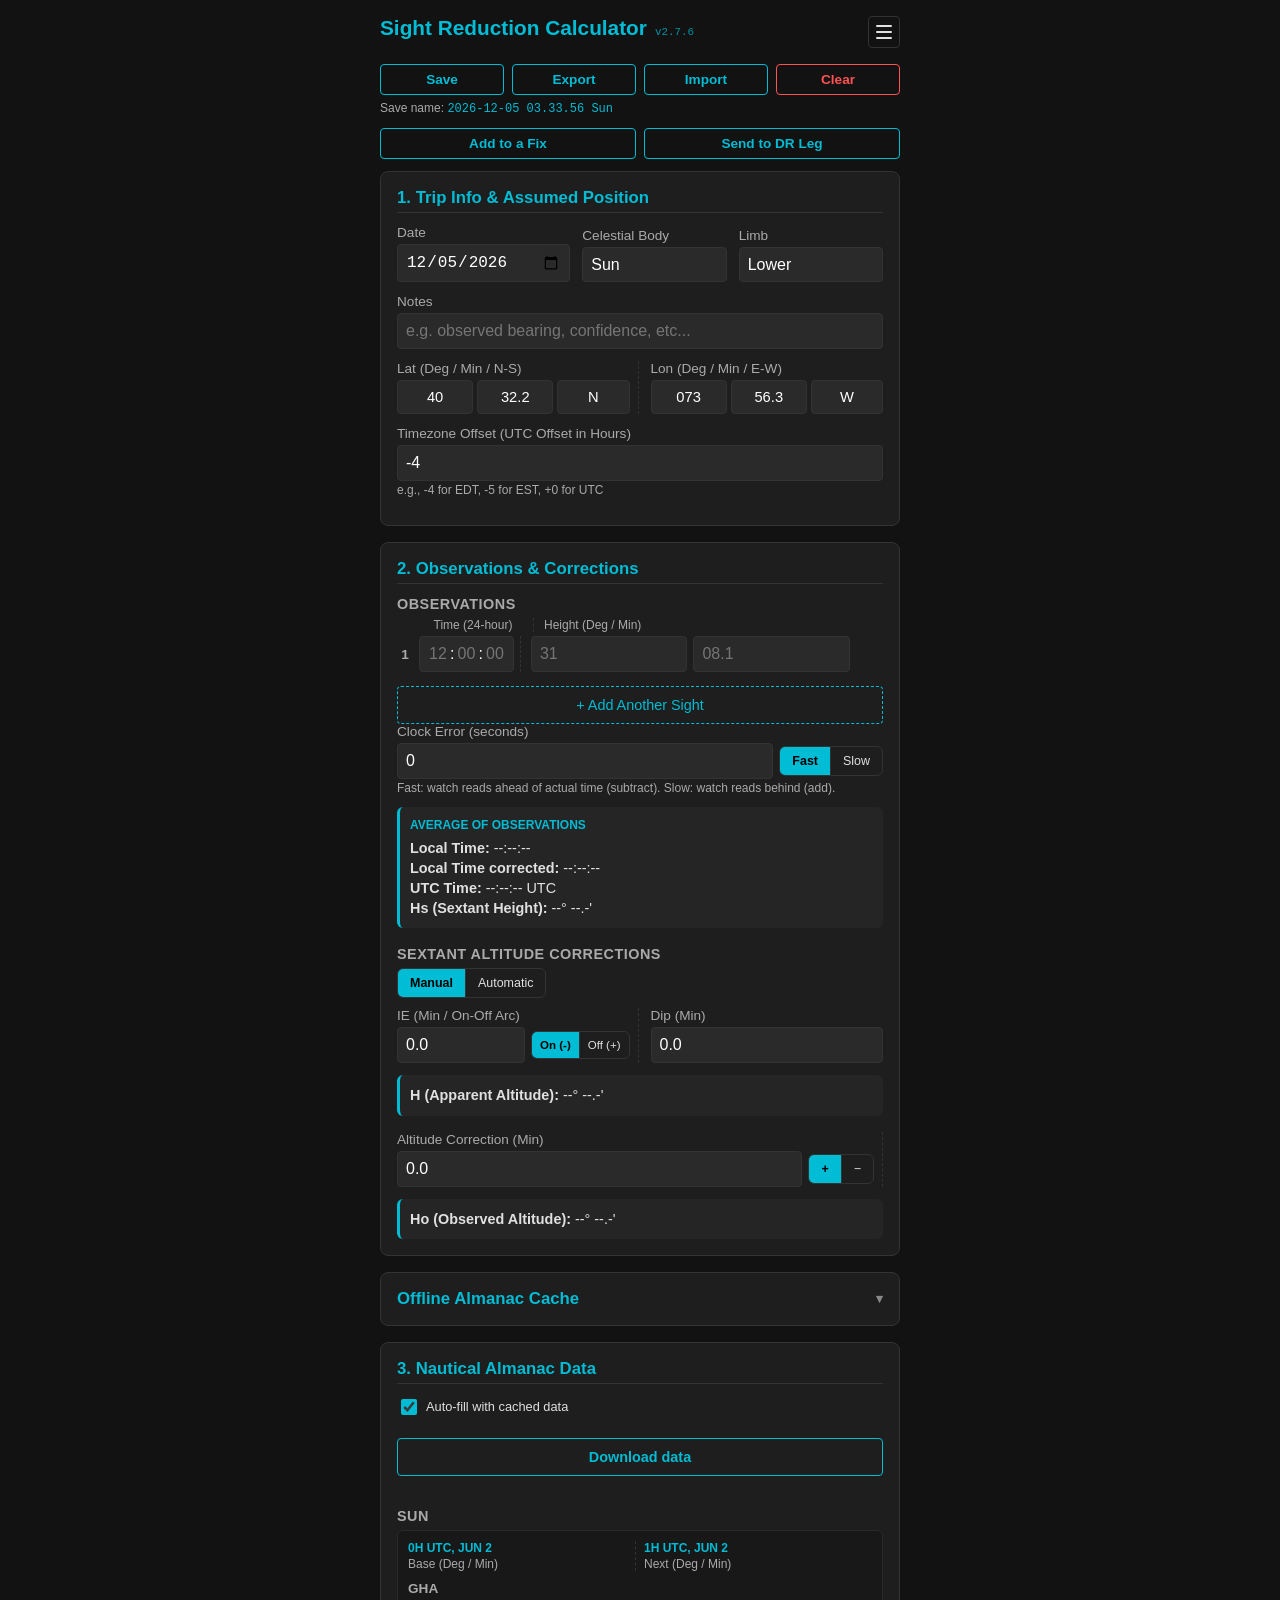
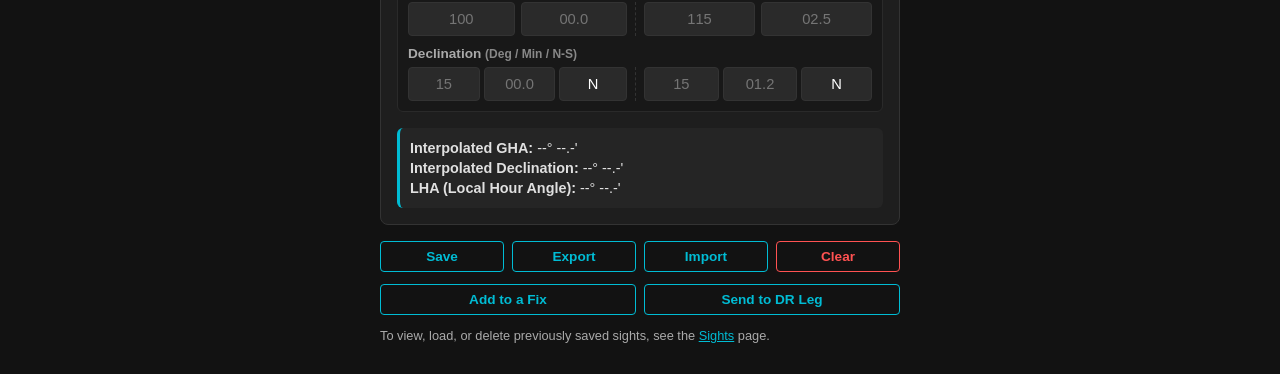
<file: index.html>
<!DOCTYPE html>
<html lang="en">
<head>
  <meta charset="UTF-8">
  <meta name="viewport" content="width=device-width, initial-scale=1.0, maximum-scale=1.0, user-scalable=no">
  <meta name="theme-color" content="#121212">
  <title>Offline Sight Reduction</title>
  <link rel="stylesheet" href="css/style.css">
</head>
<body>

<div class="app-container">
  <div class="header-row">
    <div class="header-title-wrap">
      <h1 style="margin-bottom: 2px;">Sight Reduction Calculator</h1>
      <span id="swVersion" class="header-version">v...</span>
    </div>
    <div class="nav-menu-wrap">
      <button class="btn-hamburger" id="btnNavMenu" aria-label="Menu" aria-haspopup="true" aria-expanded="false" type="button">
        <span></span><span></span><span></span>
      </button>
      <div class="nav-menu" id="navMenu">
        <div class="nav-menu-header">Sights</div>
        <a href="index.html" class="nav-menu-item nav-menu-sub">New Sight</a>
        <a href="sights.html" class="nav-menu-item nav-menu-sub">Sights</a>
        <a href="meridian.html" class="nav-menu-item">Meridian Passage</a>
        <a href="fixes.html" class="nav-menu-item">Fixes</a>
        <a href="planning.html" class="nav-menu-item">Planning</a>
        <a href="drleg.html" class="nav-menu-item">DR Leg</a>
        <a href="passages.html" class="nav-menu-item">Passages</a>
      </div>
    </div>
  </div>

  <div class="save-export-row">
    <button class="btn-secondary" id="btnSaveSightTop">Save</button>
    <button class="btn-secondary" id="btnExportJsonTop">Export</button>
    <button class="btn-secondary" id="btnImportTop">Import</button>
    <button class="btn-clear-all" id="btnClearAll">Clear</button>
  </div>
  <div style="font-size: 0.75rem; color: #aaa; margin: -6px 0 4px;">
    Save name: <span id="autoNamePreview" style="color: var(--accent); font-family: monospace;">-</span>
  </div>
  <div class="save-export-row">
    <button class="btn-secondary" id="btnAddToFixTop">Add to a Fix</button>
    <button class="btn-secondary" id="btnSendToDrLegTop">Send to DR Leg</button>
  </div>

  <!-- SECTION 1: HEADER & AP POSITION -->
  <div class="card">
    <div class="section-title">1. Trip Info &amp; Assumed Position</div>

    <div class="form-group">
      <div class="body-inline-row">
        <div class="body-inline-col" style="flex: 1.2;">
          <label>Date</label>
          <input type="date" id="sightDate">
        </div>

        <div class="body-inline-col" style="flex: 1;">
          <label>Celestial Body</label>
          <select id="bodyType" style="width: 100%;">
            <option value="sun">Sun</option>
            <option value="moon">Moon</option>
            <option value="planet">Planet</option>
            <option value="star">Star</option>
          </select>
        </div>

        <div class="body-inline-col" id="bodyNameContainer" style="display: none; flex: 1;">
          <label id="bodyNameLabel">Name</label>
          <div class="combo-wrap">
            <input type="text" id="bodyName" placeholder="Name of Star" autocomplete="off" style="display: none;">
            <div class="combo-list" id="bodyNameSuggestions"></div>
          </div>
          <select id="planetSelect" style="display: none; width: 100%;">
            <option value="" disabled selected hidden>Select...</option>
            <option value="Jupiter">Jupiter</option>
            <option value="Mars">Mars</option>
            <option value="Saturn">Saturn</option>
            <option value="Venus">Venus</option>
          </select>
          <select id="limbSelect" style="display: none; width: 100%;">
            <option value="upper">Upper</option>
            <option value="lower" selected>Lower</option>
          </select>
        </div>
      </div>
    </div>

    <div class="form-group">
      <label>Notes</label>
      <input type="text" id="sightNotes" placeholder="e.g. observed bearing, confidence, etc...">
    </div>

    <div class="form-group">
      <div class="body-inline-row">
        <div class="body-inline-col almanac-col-border">
          <label>Lat (Deg / Min / N-S)</label>
          <div class="input-row input-row-3">
            <input type="text" inputmode="decimal" class="deg-box" id="latDeg" placeholder="40" value="40" onfocus="this.select()">
            <input type="text" inputmode="decimal" class="min-box" id="latMin" placeholder="32.2" value="32.2" onfocus="this.select()">
            <select id="latNS" class="select-compact">
              <option value="N">N</option>
              <option value="S">S</option>
            </select>
          </div>
        </div>
        <div class="body-inline-col">
          <label>Lon (Deg / Min / E-W)</label>
          <div class="input-row input-row-3">
            <input type="text" inputmode="decimal" class="deg-box" id="lonDeg" placeholder="073" value="073" onfocus="this.select()">
            <input type="text" inputmode="decimal" class="min-box" id="lonMin" placeholder="56.3" value="56.3" onfocus="this.select()">
            <select id="lonEW" class="select-compact">
              <option value="W">W</option>
              <option value="E">E</option>
            </select>
          </div>
        </div>
      </div>
      <div class="error-msg" id="errLat"></div>
      <div class="error-msg" id="errLon"></div>
    </div>

    <div class="form-group">
      <label>Timezone Offset (UTC Offset in Hours)</label>
      <div class="input-row">
        <input type="number" step="any" id="tzOffset" placeholder="-4" value="-4" onfocus="this.select()">
      </div>
      <label style="font-size: 0.75rem; margin-top:2px;">e.g., -4 for EDT, -5 for EST, +0 for UTC</label>
    </div>
  </div>

  <!-- SECTION 2: OBSERVATIONS & CORRECTIONS -->
  <div class="card">
    <div class="section-title">2. Observations &amp; Corrections</div>

    <div class="sub-title">OBSERVATIONS</div>
    <div class="input-row" style="margin-bottom: 4px;">
      <div class="observation-side-label"></div>
      <div style="flex-shrink: 0; width: 108px; font-size: 0.75rem; color: #aaa; text-align: center;">Time (24-hour)</div>
      <div style="flex: 2; font-size: 0.75rem; color: #aaa; text-align: left; border-left: 1px dashed var(--border); padding-left: 10px;">Height (Deg / Min)</div>
    </div>

    <div id="observationsContainer"></div>
    <button class="btn-add" id="btnAddSight">+ Add Another Sight</button>

    <div class="form-group">
      <label>Clock Error (seconds)</label>
      <div class="input-row">
        <input type="text" inputmode="decimal" id="clockErrorSec" placeholder="0" value="0" onfocus="this.select()">
        <div class="method-picker" role="group" aria-label="Clock error direction">
          <button type="button" class="method-btn" id="clockErrorFast" aria-pressed="true">Fast</button>
          <button type="button" class="method-btn" id="clockErrorSlow" aria-pressed="false">Slow</button>
        </div>
      </div>
      <label style="font-size: 0.75rem; margin-top: 2px;">Fast: watch reads ahead of actual time (subtract). Slow: watch reads behind (add).</label>
    </div>

    <div class="summary-box">
      <div style="font-size: 0.75rem; font-weight: bold; color: var(--accent); text-transform: uppercase; margin-bottom: 4px;">Average of Observations</div>
      <div><strong>Local Time:</strong> <span id="avgLocalTime">--:--:--</span></div>
      <div><strong>Local Time corrected:</strong> <span id="avgLocalTimeCorrected">--:--:--</span></div>
      <div><strong>UTC Time:</strong> <span id="avgUtcTime">--:--:-- UTC</span></div>
      <div><strong>Hs (Sextant Height):</strong> <span id="avgHs">--&deg; --.-'</span></div>
    </div>

    <div class="sub-title" style="margin-top: 18px;">Sextant Altitude Corrections</div>

    <div class="plot-controls" style="margin-bottom: 10px;">
      <div class="method-picker" role="group" aria-label="Altitude corrections mode">
        <button type="button" class="method-btn" id="corrModeManual" aria-pressed="true">Manual</button>
        <button type="button" class="method-btn" id="corrModeAuto" aria-pressed="false">Automatic</button>
      </div>
    </div>

    <!-- 0. Index Error -- unchanged in both modes -->
    <div class="form-group">
      <div class="body-inline-row">
        <div class="body-inline-col almanac-col-border">
          <label>IE (Min / On-Off Arc)</label>
          <div class="input-row">
            <input type="text" inputmode="decimal" id="ieMin" placeholder="2.0" value="0.0" onfocus="this.select()" style="min-width: 44px;">
            <select id="ieSign" style="display:none;">
              <option value="on">On (-)</option>
              <option value="off">Off (+)</option>
            </select>
            <div class="method-picker method-picker-compact" role="group" aria-label="Index Error sign">
              <button type="button" class="method-btn" id="ieOnBtn" aria-pressed="true">On (-)</button>
              <button type="button" class="method-btn" id="ieOffBtn" aria-pressed="false">Off (+)</button>
            </div>
          </div>
        </div>

        <!-- 1. Dip -->
        <div class="body-inline-col" id="dipManualCol">
          <label>Dip (Min)</label>
          <div class="input-row">
            <input type="text" inputmode="decimal" id="dipMin" placeholder="3.8" value="0.0" onfocus="this.select()">
          </div>
        </div>
        <div class="body-inline-col" id="dipAutoCol" style="display:none;">
          <div class="body-inline-row">
            <div class="body-inline-col">
              <label>Height of Eye</label>
              <div class="input-row">
                <input type="text" inputmode="decimal" id="heightEyeValue" class="narrow-input" placeholder="9" onfocus="this.select()">
                <select id="heightEyeUnit" style="display:none;">
                  <option value="ft">ft</option>
                  <option value="m">m</option>
                </select>
                <div class="method-picker" role="group" aria-label="Height of eye unit">
                  <button type="button" class="method-btn" id="heightEyeFtBtn" aria-pressed="true">ft</button>
                  <button type="button" class="method-btn" id="heightEyeMBtn" aria-pressed="false">m</button>
                </div>
              </div>
            </div>
            <div class="body-inline-col">
              <label>Dip</label>
              <div class="input-row">
                <span id="computedDipDisplay" class="computed-value-inline">--.-'</span>
              </div>
            </div>
          </div>
        </div>
      </div>
    </div>

    <div class="summary-box" style="margin-bottom: 16px;">
      <div><strong>H (Apparent Altitude):</strong> <span id="computedHa">--&deg; --.-'</span></div>
    </div>

    <!-- 2. Altitude Correction (refraction + semi-diameter, where applicable -- always relevant, never hidden) -->
    <div class="form-group">
      <div class="body-inline-row">
        <div class="body-inline-col almanac-col-border">
          <label>Altitude Correction (Min)</label>
          <div class="input-row">
            <input type="text" inputmode="decimal" id="altCorrMin" placeholder="12.4" value="0.0" onfocus="this.select()">
            <select id="altCorrSign" style="display:none;">
              <option value="+">+</option>
              <option value="-">-</option>
            </select>
            <div class="method-picker" role="group" aria-label="Altitude Correction sign">
              <button type="button" class="method-btn" id="altCorrPlusBtn" aria-pressed="true">+</button>
              <button type="button" class="method-btn" id="altCorrMinusBtn" aria-pressed="false">&minus;</button>
            </div>
          </div>
          <div class="error-msg" id="altCorrAutoNote" style="display:none;"></div>
        </div>

        <!-- 3. Additional Alt Corr (horizontal/altitude parallax) -- Moon and Venus only -->
        <div class="body-inline-col" id="addAltCorrCol" style="display:none;">
          <div class="cache-summary-text" id="addAltCorrLimbReminder" style="display:none; margin-bottom: 2px;">--</div>
          <label>Additional Alt Corr (Min)</label>
          <div class="input-row">
            <input type="text" inputmode="decimal" id="addAltCorrMin" placeholder="0.2" value="0.0" onfocus="this.select()">
            <select id="addAltCorrSign" style="display:none;">
              <option value="+">+</option>
              <option value="-">-</option>
            </select>
            <div class="method-picker" role="group" aria-label="Additional Alt Corr sign">
              <button type="button" class="method-btn" id="addAltCorrPlusBtn" aria-pressed="true">+</button>
              <button type="button" class="method-btn" id="addAltCorrMinusBtn" aria-pressed="false">&minus;</button>
            </div>
          </div>
          <div class="error-msg" id="addAltCorrAutoNote" style="display:none;"></div>
        </div>
      </div>
    </div>

    <!-- 4. Moon Upper-Limb Correction -- manual mode, Moon + upper limb only -->
    <div class="form-group" id="moonUpperLimbCard" style="display:none;">
      <div class="summary-box">
        <div><strong>Moon Upper-Limb Correction:</strong> <span id="moonUpperLimbValue">-30.0'</span></div>
        <p class="cache-blurb" style="margin: 6px 0 0;">
          The semi-diameter correction in the Almanac is based on the lower limb; this correction
          accounts for an upper-limb observation.
        </p>
      </div>
    </div>

    <div class="summary-box" style="margin-top: 12px;">
      <div><strong>Ho (Observed Altitude):</strong> <span id="computedHo">--&deg; --.-'</span></div>
    </div>
  </div>

  <!-- OFFLINE ALMANAC CACHE (collapsible, collapsed by default) -->
  <div class="card">
    <details id="cacheDetails">
      <summary class="section-title cache-summary-toggle">Offline Almanac Cache</summary>

      <p class="cache-blurb">
        Pre-download almanac data (GHA/Dec for the Sun, Moon, planets, and navigational stars)
        while you have a connection, so auto-fill keeps working offline afterward.
        Dates below are UTC. Each day makes ~24 requests to USNO's free server, so for a
        routine top-up, a few days is usually plenty \u2014 14 days is the most allowed at once.
      </p>

      <div class="form-group">
        <div class="input-row">
          <div style="flex: 1;">
            <label>From (UTC)</label>
            <input type="date" id="cacheFromDate">
          </div>
          <div style="flex: 1;">
            <label>To (UTC)</label>
            <input type="date" id="cacheToDate">
          </div>
        </div>
      </div>

      <button class="btn-secondary" id="btnCacheRange" type="button">Download &amp; Cache Range</button>
      <div class="cache-progress" id="cacheProgress"></div>

      <div class="cache-summary-text" id="cacheSummary">No almanac data cached yet.</div>
      <button class="btn-secondary btn-danger-outline" id="btnClearCache" type="button">Clear Cache</button>
    </details>
  </div>

  <!-- SECTION 3: NAUTICAL ALMANAC DATA -->
  <div class="card">
    <div class="section-title">3. Nautical Almanac Data</div>

    <label class="inline-checkbox" style="margin-bottom: 12px;">
      <input type="checkbox" id="toggleAutoFillCache" checked>
      Auto-fill with cached data
    </label>
    <button class="btn-secondary" id="btnFetchUsno" type="button" disabled>Download data</button>
    <div class="usno-status" id="usnoStatus"></div>

    <!-- STAR FORM FIELDS -->
    <div id="starFields" style="display: none;">
      <div class="form-group">
        <div class="sub-title">ARIES</div>
        <div class="almanac-table">
          <div class="almanac-header-row" style="grid-template-columns: 1fr 1fr;">
            <div class="col-header-box almanac-col-border">
              <span class="col-time"><span class="lblBaseHour">0</span>h UTC, <span class="lblBaseDate">Jun 2</span></span>
              <span class="col-sub">Base (Deg / Min)</span>
            </div>
            <div class="col-header-box">
              <span class="col-time"><span class="lblNextHour">1</span>h UTC, <span class="lblNextDate">Jun 2</span></span>
              <span class="col-sub">Next (Deg / Min)</span>
            </div>
          </div>

          <div class="almanac-row-block">
            <div class="side-label">GHA</div>
            <div class="almanac-inputs-grid">
              <div class="almanac-col-border">
                <div class="input-row">
                  <input type="text" inputmode="decimal" class="deg-box" id="ghaAriesBaseDeg" placeholder="100" onfocus="this.select()">
                  <input type="text" inputmode="decimal" class="min-box" id="ghaAriesBaseMin" placeholder="00.0" onfocus="this.select()">
                </div>
              </div>
              <div>
                <div class="input-row">
                  <input type="text" inputmode="decimal" class="deg-box" id="ghaAriesNextDeg" placeholder="115" onfocus="this.select()">
                  <input type="text" inputmode="decimal" class="min-box" id="ghaAriesNextMin" placeholder="02.5" onfocus="this.select()">
                </div>
              </div>
            </div>
          </div>
        </div>
        <div class="error-msg" id="errGhaAriesBase"></div>
        <div class="error-msg" id="errGhaAriesNext"></div>
      </div>

      <div class="form-group" style="margin-top: 16px;">
        <div class="sub-title" id="starSectionHeader">STAR</div>
        <div class="almanac-table">
          <div class="almanac-row-block">
            <div class="side-label">SHA <span style="font-size:0.75rem; color:#888;">(Deg / Min)</span></div>
            <div class="input-row">
              <input type="text" inputmode="decimal" class="deg-box" id="shaDeg" placeholder="140" onfocus="this.select()">
              <input type="text" inputmode="decimal" class="min-box" id="shaMin" placeholder="12.4" onfocus="this.select()">
            </div>
          </div>

          <div class="almanac-row-block">
            <div class="side-label">Declination <span style="font-size:0.75rem; color:#888;">(Deg / Min / N-S)</span></div>
            <div class="input-row input-row-3">
              <input type="text" inputmode="decimal" class="deg-box" id="decStarDeg" placeholder="15" onfocus="this.select()">
              <input type="text" inputmode="decimal" class="min-box" id="decStarMin" placeholder="00.0" onfocus="this.select()">
              <select id="decStarNS" class="select-compact">
                <option value="N">N</option>
                <option value="S">S</option>
              </select>
            </div>
          </div>
        </div>
        <div class="error-msg" id="errSha"></div>
        <div class="error-msg" id="errDecStar"></div>
      </div>
    </div>

    <!-- NON-STAR FORM FIELDS -->
    <div id="nonStarFields">
      <div class="form-group">
        <div class="sub-title" id="nonStarSectionHeader">SUN</div>

        <div class="almanac-table">
          <div class="almanac-header-row" style="grid-template-columns: 1fr 1fr;">
            <div class="col-header-box almanac-col-border">
              <span class="col-time"><span class="lblBaseHour">0</span>h UTC, <span class="lblBaseDate">Jun 2</span></span>
              <span class="col-sub">Base (Deg / Min)</span>
            </div>
            <div class="col-header-box">
              <span class="col-time"><span class="lblNextHour">1</span>h UTC, <span class="lblNextDate">Jun 2</span></span>
              <span class="col-sub">Next (Deg / Min)</span>
            </div>
          </div>

          <div class="almanac-row-block">
            <div class="side-label">GHA</div>
            <div class="almanac-inputs-grid">
              <div class="almanac-col-border">
                <div class="input-row">
                  <input type="text" inputmode="decimal" class="deg-box" id="ghaBaseDeg" placeholder="100" onfocus="this.select()">
                  <input type="text" inputmode="decimal" class="min-box" id="ghaBaseMin" placeholder="00.0" onfocus="this.select()">
                </div>
              </div>
              <div>
                <div class="input-row">
                  <input type="text" inputmode="decimal" class="deg-box" id="ghaNextDeg" placeholder="115" onfocus="this.select()">
                  <input type="text" inputmode="decimal" class="min-box" id="ghaNextMin" placeholder="02.5" onfocus="this.select()">
                </div>
              </div>
            </div>
          </div>

          <div class="almanac-row-block">
            <div class="side-label">Declination <span style="font-size:0.75rem; color:#888;">(Deg / Min / N-S)</span></div>
            <div class="almanac-inputs-grid">
              <div class="almanac-col-border">
                <div class="input-row input-row-3">
                  <input type="text" inputmode="decimal" class="deg-box" id="decBaseDeg" placeholder="15" onfocus="this.select()">
                  <input type="text" inputmode="decimal" class="min-box" id="decBaseMin" placeholder="00.0" onfocus="this.select()">
                  <select id="decBaseNS" class="select-compact">
                    <option value="N">N</option>
                    <option value="S">S</option>
                  </select>
                </div>
              </div>
              <div>
                <div class="input-row input-row-3">
                  <input type="text" inputmode="decimal" class="deg-box" id="decNextDeg" placeholder="15" onfocus="this.select()">
                  <input type="text" inputmode="decimal" class="min-box" id="decNextMin" placeholder="01.2" onfocus="this.select()">
                  <select id="decNextNS" class="select-compact">
                    <option value="N">N</option>
                    <option value="S">S</option>
                  </select>
                </div>
              </div>
            </div>
          </div>
        </div>

        <div class="error-msg" id="errGhaBase"></div>
        <div class="error-msg" id="errGhaNext"></div>
        <div class="error-msg" id="errDecBase"></div>
        <div class="error-msg" id="errDecNext"></div>
      </div>
    </div>

    <div class="summary-box" id="almanacInterpBox" style="margin-top: 16px;">
      <div><strong>Interpolated GHA:</strong> <span id="resGHA">--&deg; --.-'</span></div>
      <div><strong>Interpolated Declination:</strong> <span id="resDec">--&deg; --.-'</span></div>
      <div><strong>LHA (Local Hour Angle):</strong> <span id="resLHA">--&deg; --.-'</span></div>
    </div>
  </div>

  <!-- SIGHT REDUCTION RESULTS CARD -->
  <div class="card" id="outputCard" style="display: none;">
    <div class="section-title">Sight Reduction Results</div>

    <div class="results">
      <div class="res-box">
        <div class="res-label">Hc (Calculated Height)</div>
        <div class="res-value" id="resHc">--</div>
      </div>
      <div class="res-box">
        <div class="res-label">Intercept</div>
        <div class="res-value" id="resIntercept">--</div>
      </div>
      <div class="res-box">
        <div class="res-label">Zn (Azimuth)</div>
        <div class="res-value" id="resZn">--</div>
      </div>
    </div>
  </div>

  <!-- SIGHT PLOT CARD -->
  <div class="card" id="chartCard" style="display: none;">
    <div class="section-title">Plot</div>
    <div class="chart-wrap" id="chartWrap">
      <div id="chartContainer"></div>
    </div>
    <div class="chart-legend">
      <span class="chart-legend-item"><span class="chart-swatch az"></span> Azimuth to body</span>
      <span class="chart-legend-item"><span class="chart-swatch lop"></span> Line of Position (LOP)</span>
    </div>
    <div class="chart-caption" id="chartCaption"></div>
  </div>

  <!-- SAVE / EXPORT / IMPORT (bottom) -->
  <div class="save-export-row">
    <button class="btn-secondary" id="btnSaveSightBottom">Save</button>
    <button class="btn-secondary" id="btnExportJsonBottom">Export</button>
    <button class="btn-secondary" id="btnImportBottom">Import</button>
    <button class="btn-clear-all" id="btnClearAllBottom">Clear</button>
  </div>
  <div class="save-export-row">
    <button class="btn-secondary" id="btnAddToFixBottom">Add to a Fix</button>
    <button class="btn-secondary" id="btnSendToDrLegBottom">Send to DR Leg</button>
  </div>

  <!-- ADD TO FIX -->
  <div class="card" id="addToFixPanel" style="display: none;">
    <div class="section-title">Add to a Fix</div>
    <div class="form-group">
      <label>Fix</label>
      <select id="addToFixSelect">
        <option value="__new__">+ Create a new fix</option>
      </select>
    </div>
    <div class="form-group" id="newFixNameGroup">
      <label>New fix name</label>
      <input type="text" id="newFixNameInput" placeholder="e.g. Morning stars">
    </div>
    <div class="save-export-row">
      <button class="btn-secondary" id="btnConfirmAddToFix">Add</button>
      <button class="btn-secondary" id="btnCancelAddToFix">Cancel</button>
    </div>
  </div>

  <p class="cache-blurb" style="margin-top: 12px;">
    To view, load, or delete previously saved sights, see the
    <a href="sights.html" style="color: var(--accent);">Sights</a> page.
  </p>
  <input type="file" id="fileImportJson" accept="application/json,.json" style="display: none;">
</div>

<div class="toast" id="toast"></div>

<script src="js/calc.js"></script>
<script src="js/storage.js"></script>
<script src="js/chart.js"></script>
<script src="js/chartPanZoom.js"></script>
<script src="js/chartFullscreen.js"></script>
<script src="js/almanacCache.js"></script>
<script src="js/fixStorage.js"></script>
<script src="js/usno.js"></script>
<script src="js/stars.js"></script>
<script src="js/nav.js"></script>
<script src="js/version.js"></script>
<script src="js/app.js"></script>
</body>
</html>
</file>
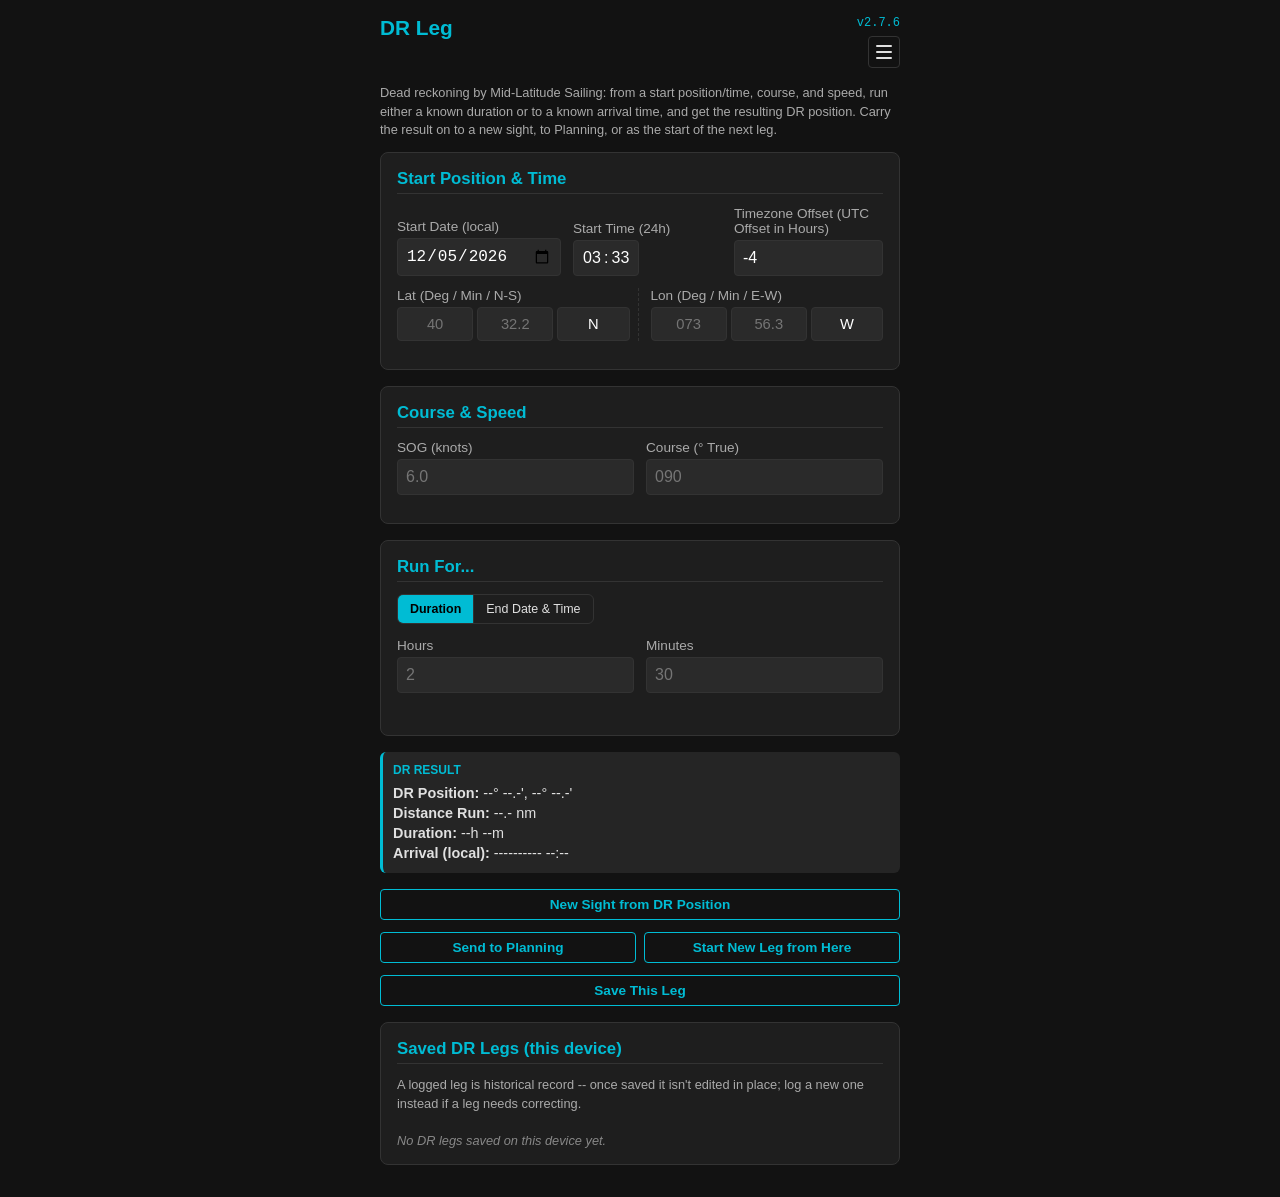
<file: drleg.html>
<!DOCTYPE html>
<html lang="en">
<head>
  <meta charset="UTF-8">
  <meta name="viewport" content="width=device-width, initial-scale=1.0, maximum-scale=1.0, user-scalable=no">
  <meta name="theme-color" content="#121212">
  <title>DR Leg - Offline Sight Reduction</title>
  <link rel="stylesheet" href="css/style.css">
</head>
<body>

<div class="app-container">
  <div class="header-row">
    <h1 style="margin-bottom: 2px;">DR Leg</h1>
    <div class="header-controls">
      <div id="swVersion" style="font-size: 0.75rem; color: var(--accent, #888); font-family: monospace;">
        Version: loading...
      </div>
      <div class="header-buttons">
        <div class="nav-menu-wrap">
          <button class="btn-hamburger" id="btnNavMenu" aria-label="Menu" aria-haspopup="true" aria-expanded="false" type="button">
            <span></span><span></span><span></span>
          </button>
          <div class="nav-menu" id="navMenu">
            <div class="nav-menu-header">Sights</div>
            <a href="index.html" class="nav-menu-item nav-menu-sub">New Sight</a>
            <a href="sights.html" class="nav-menu-item nav-menu-sub">Sights</a>
            <a href="meridian.html" class="nav-menu-item">Meridian Passage</a>
            <a href="fixes.html" class="nav-menu-item">Fixes</a>
            <a href="planning.html" class="nav-menu-item">Planning</a>
            <a href="drleg.html" class="nav-menu-item">DR Leg</a>
            <a href="passages.html" class="nav-menu-item">Passages</a>
          </div>
        </div>
      </div>
    </div>
  </div>

  <p class="cache-blurb">
    Dead reckoning by Mid-Latitude Sailing: from a start position/time, course, and speed, run
    either a known duration or to a known arrival time, and get the resulting DR position. Carry
    the result on to a new sight, to Planning, or as the start of the next leg.
  </p>

  <!-- START -->
  <div class="card">
    <div class="section-title">Start Position &amp; Time</div>

    <div class="form-group">
      <div class="body-inline-row">
        <div class="body-inline-col" style="flex: 1.1;">
          <label>Start Date (local)</label>
          <input type="date" id="drStartDate">
        </div>
        <div class="body-inline-col">
          <label>Start Time (24h)</label>
          <span class="time-hm">
            <input type="text" inputmode="numeric" pattern="[0-9]*" maxlength="2" class="time-box" id="drStartTimeH" placeholder="14">
            <span>:</span>
            <input type="text" inputmode="numeric" pattern="[0-9]*" maxlength="2" class="time-box" id="drStartTimeM" placeholder="00">
          </span>
        </div>
        <div class="body-inline-col" style="flex: 1;">
          <label>Timezone Offset (UTC Offset in Hours)</label>
          <input type="number" step="any" id="drTzOffset" placeholder="-4" value="-4" onfocus="this.select()">
        </div>
      </div>
    </div>

    <div class="form-group">
      <div class="body-inline-row">
        <div class="body-inline-col almanac-col-border">
          <label>Lat (Deg / Min / N-S)</label>
          <div class="input-row input-row-3">
            <input type="text" inputmode="decimal" class="deg-box" id="drLatDeg" placeholder="40" onfocus="this.select()">
            <input type="text" inputmode="decimal" class="min-box" id="drLatMin" placeholder="32.2" onfocus="this.select()">
            <select id="drLatNS" class="select-compact">
              <option value="N">N</option>
              <option value="S">S</option>
            </select>
          </div>
        </div>
        <div class="body-inline-col">
          <label>Lon (Deg / Min / E-W)</label>
          <div class="input-row input-row-3">
            <input type="text" inputmode="decimal" class="deg-box" id="drLonDeg" placeholder="073" onfocus="this.select()">
            <input type="text" inputmode="decimal" class="min-box" id="drLonMin" placeholder="56.3" onfocus="this.select()">
            <select id="drLonEW" class="select-compact">
              <option value="W">W</option>
              <option value="E">E</option>
            </select>
          </div>
        </div>
      </div>
    </div>
  </div>

  <!-- COURSE & SPEED -->
  <div class="card">
    <div class="section-title">Course &amp; Speed</div>
    <div class="form-group">
      <div class="body-inline-row">
        <div class="body-inline-col" style="flex: 1;">
          <label>SOG (knots)</label>
          <input type="text" inputmode="decimal" id="drSog" placeholder="6.0" onfocus="this.select()">
        </div>
        <div class="body-inline-col" style="flex: 1;">
          <label>Course (&deg; True)</label>
          <input type="text" inputmode="decimal" id="drCourse" placeholder="090" onfocus="this.select()">
        </div>
      </div>
    </div>
  </div>

  <!-- MODE: DURATION OR ARRIVAL TIME -->
  <div class="card">
    <div class="section-title">Run For...</div>
    <div class="method-picker" role="group" aria-label="DR leg run mode">
      <button type="button" class="method-btn" id="modeDuration" aria-pressed="true">Duration</button>
      <button type="button" class="method-btn" id="modeEndTime" aria-pressed="false">End Date &amp; Time</button>
    </div>

    <div class="form-group" id="durationCard" style="margin-top: 14px;">
      <div class="body-inline-row">
        <div class="body-inline-col" style="flex: 1;">
          <label>Hours</label>
          <input type="text" inputmode="numeric" pattern="[0-9]*" id="drDurationHours" placeholder="2" onfocus="this.select()">
        </div>
        <div class="body-inline-col" style="flex: 1;">
          <label>Minutes</label>
          <input type="text" inputmode="numeric" pattern="[0-9]*" maxlength="2" id="drDurationMinutes" placeholder="30" onfocus="this.select()">
        </div>
      </div>
    </div>

    <div class="form-group" id="endTimeCard" style="margin-top: 14px; display: none;">
      <div class="body-inline-row">
        <div class="body-inline-col" style="flex: 1.1;">
          <label>End Date (local)</label>
          <input type="date" id="drEndDate">
        </div>
        <div class="body-inline-col">
          <label>End Time (24h)</label>
          <span class="time-hm">
            <input type="text" inputmode="numeric" pattern="[0-9]*" maxlength="2" class="time-box" id="drEndTimeH" placeholder="16">
            <span>:</span>
            <input type="text" inputmode="numeric" pattern="[0-9]*" maxlength="2" class="time-box" id="drEndTimeM" placeholder="30">
          </span>
        </div>
      </div>
    </div>

    <div class="usno-status" id="drStatus"></div>
  </div>

  <!-- RESULTS -->
  <div class="summary-box" id="drResults" style="margin-top: 16px;">
    <div style="font-size: 0.75rem; font-weight: bold; color: var(--accent); text-transform: uppercase; margin-bottom: 4px;">DR Result</div>
    <div><strong>DR Position:</strong> <span id="resDrLat">--&deg; --.-'</span>, <span id="resDrLon">--&deg; --.-'</span></div>
    <div><strong>Distance Run:</strong> <span id="resDistance">--.- nm</span></div>
    <div><strong>Duration:</strong> <span id="resDuration">--h --m</span></div>
    <div><strong>Arrival (local):</strong> <span id="resArrival">----‑--‑-- --:--</span></div>
  </div>

  <!-- PLOT -->
  <div class="card" id="drLegChartCard" style="display: none; margin-top: 16px;">
    <div class="section-title">Plot</div>
    <div class="chart-wrap" id="drLegChartWrap">
      <div id="drLegChartContainer"></div>
    </div>
    <div class="chart-caption" id="drLegChartCaption"></div>
  </div>

  <div class="save-export-row" style="margin-top: 16px;">
    <button class="btn-secondary" id="btnToSight" disabled>New Sight from DR Position</button>
  </div>
  <div class="save-export-row">
    <button class="btn-secondary" id="btnToPlanning" disabled>Send to Planning</button>
    <button class="btn-secondary" id="btnChainLeg" disabled>Start New Leg from Here</button>
  </div>
  <div class="save-export-row">
    <button class="btn-secondary" id="btnSaveLeg" disabled>Save This Leg</button>
  </div>

  <!-- SAVED LEGS -->
  <div class="card" style="margin-top: 16px;">
    <div class="section-title">Saved DR Legs (this device)</div>
    <p class="cache-blurb" style="margin-top:0;">
      A logged leg is historical record -- once saved it isn't edited in place; log a new one
      instead if a leg needs correcting.
    </p>
    <div class="saved-list" id="savedLegsList"></div>
    <div class="empty-note" id="savedLegsEmpty">No DR legs saved on this device yet.</div>
  </div>
</div>

<div class="toast" id="toast"></div>

<script src="js/calc.js"></script>
<script src="js/chart.js"></script>
<script src="js/chartPanZoom.js"></script>
<script src="js/chartFullscreen.js"></script>
<script src="js/nav.js"></script>
<script src="js/version.js"></script>
<script src="js/drlegStorage.js"></script>
<script src="js/drleg.js"></script>
</body>
</html>
</file>
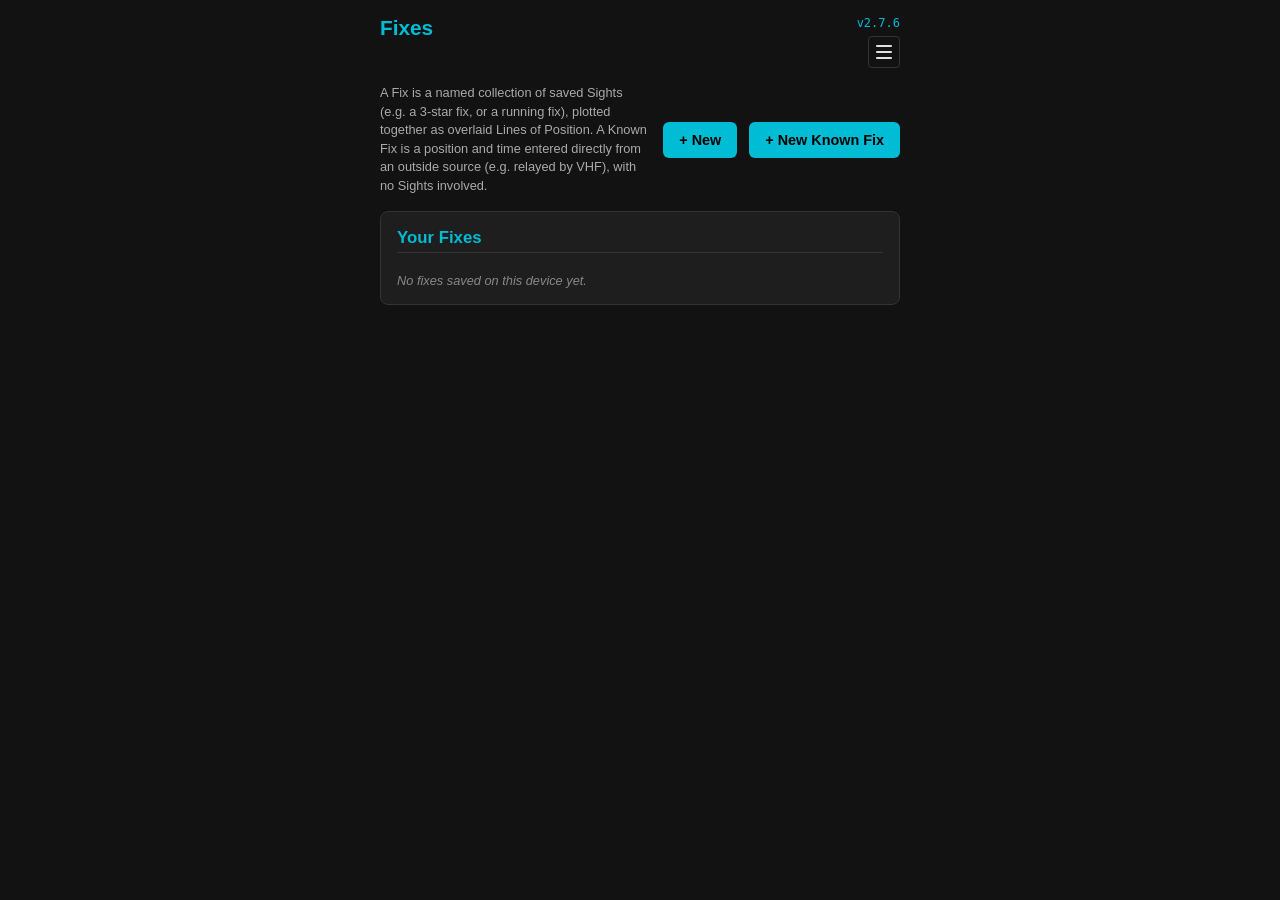
<file: fixes.html>
<!DOCTYPE html>
<html lang="en">
<head>
  <meta charset="UTF-8">
  <meta name="viewport" content="width=device-width, initial-scale=1.0, maximum-scale=1.0, user-scalable=no">
  <meta name="theme-color" content="#121212">
  <title>Fixes - Offline Sight Reduction</title>
  <link rel="stylesheet" href="css/style.css">
</head>
<body>

<div class="app-container">
  <div class="header-row">
    <h1 style="margin-bottom: 2px;">Fixes</h1>
    <div class="header-controls">
      <div id="swVersion" style="font-size: 0.75rem; color: var(--accent, #888); font-family: monospace;">
        Version: loading...
      </div>
      <div class="header-buttons">
        <div class="nav-menu-wrap">
          <button class="btn-hamburger" id="btnNavMenu" aria-label="Menu" aria-haspopup="true" aria-expanded="false" type="button">
            <span></span><span></span><span></span>
          </button>
          <div class="nav-menu" id="navMenu">
            <div class="nav-menu-header">Sights</div>
            <a href="index.html" class="nav-menu-item nav-menu-sub">New sight</a>
            <a href="sights.html" class="nav-menu-item nav-menu-sub">Sights</a>
            <a href="meridian.html" class="nav-menu-item">Meridian Passage</a>
            <a href="fixes.html" class="nav-menu-item">Fixes</a>
            <a href="planning.html" class="nav-menu-item">Planning</a>
            <a href="drleg.html" class="nav-menu-item">DR Leg</a>
            <a href="passages.html" class="nav-menu-item">Passages</a>
          </div>
        </div>
      </div>
    </div>
  </div>

  <!-- LIST VIEW -->
  <div id="fixListView">
    <div class="fix-list-header">
      <p class="cache-blurb" style="margin: 0; flex: 1;">
        A Fix is a named collection of saved Sights (e.g. a 3-star fix, or a running fix),
        plotted together as overlaid Lines of Position. A Known Fix is a position and time
        entered directly from an outside source (e.g. relayed by VHF), with no Sights involved.
      </p>
      <button class="btn-new-fix" id="btnNewFix" type="button">+ New</button>
      <button class="btn-new-fix" id="btnNewKnownFix" type="button">+ New Known Fix</button>
    </div>

    <div class="card">
      <div class="section-title">Your Fixes</div>
      <div class="saved-list" id="fixList"></div>
      <div class="empty-note" id="fixListEmpty">No fixes saved on this device yet.</div>
    </div>
  </div>

  <!-- DETAIL VIEW -->
  <div id="fixDetailView" style="display: none;">
    <div class="card">
      <div class="section-title">
        <button class="btn-back" id="btnBackToList" type="button" aria-label="Back to Fixes list">&larr;</button>
        <span id="fixDetailName">Fix</span>
      </div>
      <div class="cache-summary-text" id="fixDetailMeta"></div>
      <button class="btn-secondary btn-danger-outline" id="btnDeleteFix" type="button">Delete This Fix</button>
    </div>

    <div class="card" id="knownFixCard" style="display: none;">
      <div class="section-title">Known Position</div>
      <p class="cache-blurb" style="margin-top:0;">
        Enter the position and time as reported from its source (e.g. relayed by VHF from a
        passing ship).
      </p>
      <div class="form-group">
        <div class="body-inline-row">
          <div class="body-inline-col" style="flex: 1.1;">
            <label>Date (local)</label>
            <input type="date" id="knownFixDate">
          </div>
          <div class="body-inline-col">
            <label>Time (24h)</label>
            <span class="time-hm">
              <input type="text" inputmode="numeric" pattern="[0-9]*" maxlength="2" class="time-box" id="knownFixTimeH" placeholder="09">
              <span>:</span>
              <input type="text" inputmode="numeric" pattern="[0-9]*" maxlength="2" class="time-box" id="knownFixTimeM" placeholder="00">
            </span>
          </div>
          <div class="body-inline-col" style="flex: 1;">
            <label>Timezone Offset (UTC Offset in Hours)</label>
            <input type="number" step="any" id="knownFixTz" placeholder="-4" value="-4" onfocus="this.select()">
          </div>
        </div>
      </div>
      <div class="form-group">
        <div class="input-row">
          <div style="width: 140px; flex-shrink: 0; font-size: 0.85rem; color: #aaa;">
            Latitude<br><span style="font-size:0.75rem; color:#888;">(Deg / Min / N-S)</span>
          </div>
          <input type="text" inputmode="decimal" id="knownFixLatDeg" placeholder="40" onfocus="this.select()">
          <input type="text" inputmode="decimal" id="knownFixLatMin" placeholder="32.2" onfocus="this.select()">
          <select id="knownFixLatNS">
            <option value="N">N</option>
            <option value="S">S</option>
          </select>
        </div>
      </div>
      <div class="form-group">
        <div class="input-row">
          <div style="width: 140px; flex-shrink: 0; font-size: 0.85rem; color: #aaa;">
            Longitude<br><span style="font-size:0.75rem; color:#888;">(Deg / Min / E-W)</span>
          </div>
          <input type="text" inputmode="decimal" id="knownFixLonDeg" placeholder="073" onfocus="this.select()">
          <input type="text" inputmode="decimal" id="knownFixLonMin" placeholder="56.3" onfocus="this.select()">
          <select id="knownFixLonEW">
            <option value="W">W</option>
            <option value="E">E</option>
          </select>
        </div>
      </div>
      <div class="save-export-row">
        <button class="btn-secondary" id="btnSaveKnownFix">Save Position</button>
      </div>
    </div>

    <div class="card" id="fixSightsCard">
      <div class="section-title">Sights in this Fix</div>
      <p class="cache-blurb" style="margin-top:0;">
        A sight can be "advanced" -- shifted by a saved DR Leg's course and distance run -- to
        combine it with a later sight as a Running Fix. This isn't a different kind of fix,
        just an ordinary one where a sight's line-of-position has been moved forward in time
        before being crossed with the others.
      </p>
      <div class="saved-list" id="fixSightsList"></div>
      <div class="empty-note" id="fixSightsEmpty">No sights in this fix yet. Add one below.</div>
    </div>

    <!-- RUNNING FIX: advance-via-DR-Leg panel -->
    <div class="card" id="advanceLegPanel" style="display: none;">
      <div class="section-title">Advance <span id="advanceLegTargetLabel"></span> via DR Leg</div>
      <div class="saved-list" id="advanceLegList"></div>
      <div class="empty-note" id="advanceLegEmpty">
        No saved DR Legs yet. Log the run between this sight and the one you want to combine
        it with on the DR Leg page first.
      </div>
      <div class="save-export-row">
        <button class="btn-secondary" id="btnCancelAdvance">Cancel</button>
      </div>
    </div>

    <div class="card" id="availableSightsCard">
      <div class="section-title">Add a Saved Sight</div>
      <div class="saved-list" id="availableSightsList"></div>
      <div class="empty-note" id="availableSightsEmpty">
        No other saved sights available. Reduce and save a sight on the Sight Reduction page first.
      </div>
    </div>

    <div class="card" id="availableMeridiansCard">
      <div class="section-title">Add a Meridian Passage</div>
      <p class="cache-blurb" style="margin-top:0;">
        Represented in this Fix as a line of constant latitude (an east-west LOP) crossed with
        your other LOPs the same way any Fix is.
      </p>
      <div class="saved-list" id="availableMeridiansList"></div>
      <div class="empty-note" id="availableMeridiansEmpty">
        No resolved Meridian Passage sights available. Take one on the Meridian Passage page first.
      </div>
    </div>

    <div class="card" id="fixPlotCard">
      <div class="section-title">Plot</div>
      <div class="cache-progress" id="fixPlotStatus"></div>

      <div id="fixChartCard" style="display: none; margin-top: 16px;">
        <div class="plot-controls">
          <label class="inline-checkbox">
            <input type="checkbox" id="toggleShowAzimuth" checked>
            Azimuth lines
          </label>
          <div class="method-picker" role="group" aria-label="Fix resolution method">
            <button type="button" class="method-btn" id="methodLeastSquares" aria-pressed="true">Least-squares</button>
            <button type="button" class="method-btn" id="methodBisectors" aria-pressed="false">Bisectors</button>
          </div>
        </div>
        <div class="chart-wrap" id="fixChartWrap">
          <div id="fixChartContainer"></div>
        </div>
        <div class="chart-legend" id="fixChartLegend"></div>
        <div class="cache-progress" id="fixResultStatus"></div>
        <div class="chart-caption" id="fixResultCaption"></div>
      </div>
    </div>

    <div class="card" id="fixPositionCard" style="display: none;">
      <div class="section-title">Use This Fix</div>
      <p class="cache-blurb" style="margin-top:0;" id="fixUseBlurb">
        Uses whichever method (least-squares or bisectors) is currently selected above. "Save
        Position" is a deliberate action -- toggling methods doesn't save anything on its own,
        so switching to compare doesn't silently change what's stored for this fix.
      </p>
      <div class="save-export-row" id="fixUseSaveRow">
        <button class="btn-secondary" id="btnSaveFixPosition" disabled>Save Position</button>
      </div>
      <div class="save-export-row">
        <button class="btn-secondary" id="btnFixToSight" disabled>New Sight from Fix Position</button>
        <button class="btn-secondary" id="btnFixToDrLeg" disabled>Send to DR Leg</button>
      </div>
    </div>
  </div>
</div>

<div class="toast" id="toast"></div>


<script src="js/calc.js"></script>
<script src="js/storage.js"></script>
<script src="js/chart.js"></script>
<script src="js/chartPanZoom.js"></script>
<script src="js/chartFullscreen.js"></script>
<script src="js/chartInteraction.js"></script>
<script src="js/fixStorage.js"></script>
<script src="js/drlegStorage.js"></script>
<script src="js/meridianStorage.js"></script>
<script src="js/nav.js"></script>
<script src="js/version.js"></script>
<script src="js/fixes.js"></script>
</body>
</html>
</file>
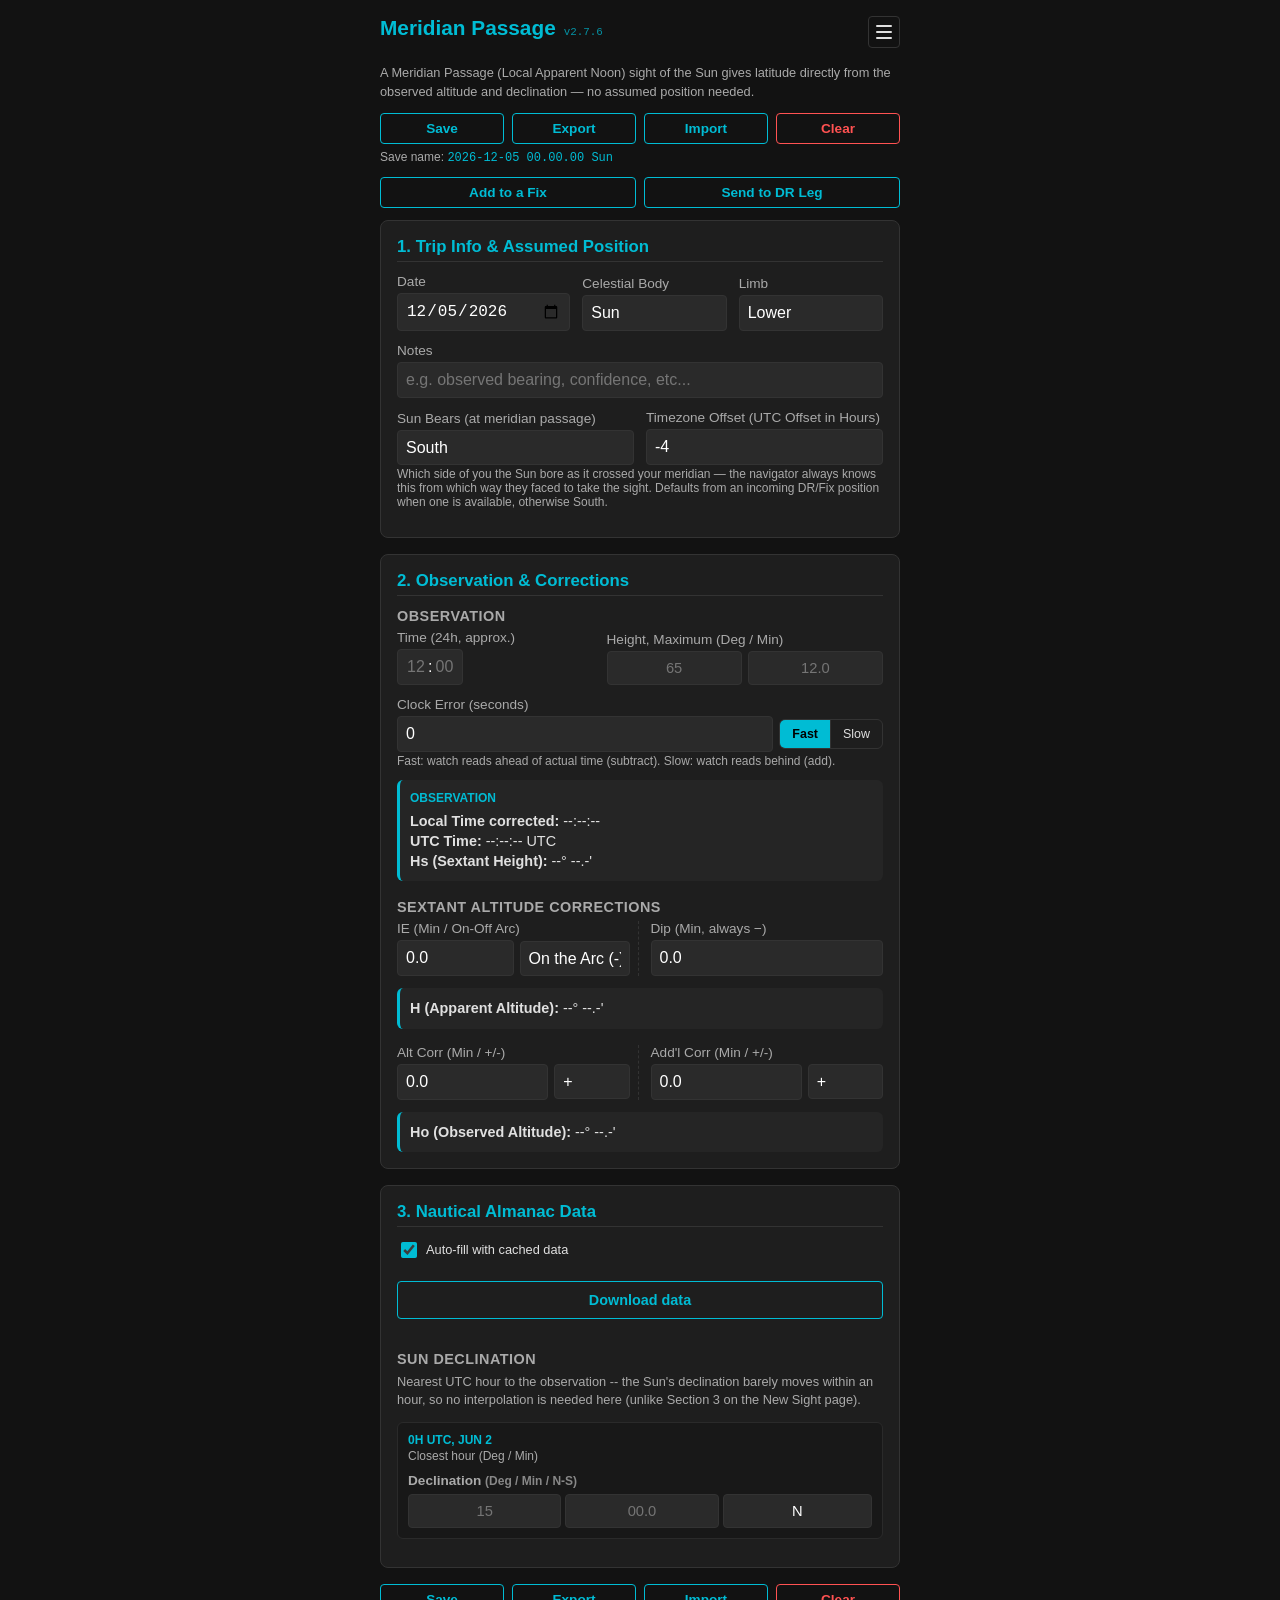
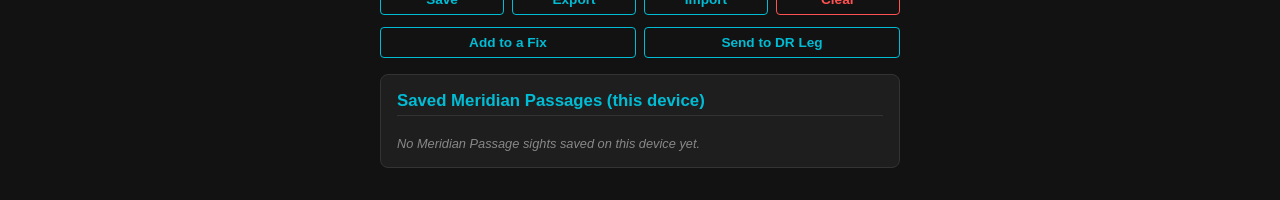
<file: meridian.html>
<!DOCTYPE html>
<html lang="en">
<head>
  <meta charset="UTF-8">
  <meta name="viewport" content="width=device-width, initial-scale=1.0, maximum-scale=1.0, user-scalable=no">
  <meta name="theme-color" content="#121212">
  <title>Meridian Passage - Offline Sight Reduction</title>
  <link rel="stylesheet" href="css/style.css">
</head>
<body>

<div class="app-container">
  <div class="header-row">
    <div class="header-title-wrap">
      <h1 style="margin-bottom: 2px;">Meridian Passage</h1>
      <span id="swVersion" class="header-version">v...</span>
    </div>
    <div class="nav-menu-wrap">
      <button class="btn-hamburger" id="btnNavMenu" aria-label="Menu" aria-haspopup="true" aria-expanded="false" type="button">
        <span></span><span></span><span></span>
      </button>
      <div class="nav-menu" id="navMenu">
        <div class="nav-menu-header">Sights</div>
        <a href="index.html" class="nav-menu-item nav-menu-sub">New Sight</a>
        <a href="sights.html" class="nav-menu-item nav-menu-sub">Sights</a>
        <a href="meridian.html" class="nav-menu-item">Meridian Passage</a>
        <a href="fixes.html" class="nav-menu-item">Fixes</a>
        <a href="planning.html" class="nav-menu-item">Planning</a>
        <a href="drleg.html" class="nav-menu-item">DR Leg</a>
        <a href="passages.html" class="nav-menu-item">Passages</a>
      </div>
    </div>
  </div>

  <p class="cache-blurb" style="margin-top: 0;">
    A Meridian Passage (Local Apparent Noon) sight of the Sun gives latitude directly from the
    observed altitude and declination — no assumed position needed.
  </p>

  <div class="save-export-row">
    <button class="btn-secondary" id="btnSaveTop">Save</button>
    <button class="btn-secondary" id="btnExportJsonTop">Export</button>
    <button class="btn-secondary" id="btnImportTop">Import</button>
    <button class="btn-clear-all" id="btnClearAll">Clear</button>
  </div>
  <div style="font-size: 0.75rem; color: #aaa; margin: -6px 0 4px;">
    Save name: <span id="autoNamePreview" style="color: var(--accent); font-family: monospace;">-</span>
  </div>
  <div class="save-export-row">
    <button class="btn-secondary" id="btnAddToFixTop">Add to a Fix</button>
    <button class="btn-secondary" id="btnSendToDrLegTop">Send to DR Leg</button>
  </div>

  <!-- SECTION 1: TRIP INFO -->
  <div class="card">
    <div class="section-title">1. Trip Info &amp; Assumed Position</div>

    <div class="form-group">
      <div class="body-inline-row">
        <div class="body-inline-col" style="flex: 1.2;">
          <label>Date</label>
          <input type="date" id="meridianDate">
        </div>

        <div class="body-inline-col" style="flex: 1;">
          <label>Celestial Body</label>
          <input type="text" value="Sun" disabled>
        </div>

        <div class="body-inline-col" style="flex: 1;">
          <label>Limb</label>
          <input type="text" value="Lower" disabled>
        </div>
      </div>
    </div>

    <div class="form-group">
      <label>Notes</label>
      <input type="text" id="meridianNotes" placeholder="e.g. observed bearing, confidence, etc...">
    </div>

    <div class="form-group">
      <div class="body-inline-row">
        <div class="body-inline-col">
          <label>Sun Bears (at meridian passage)</label>
          <select id="sunBears" style="width: 100%;">
            <option value="S">South</option>
            <option value="N">North</option>
          </select>
        </div>
        <div class="body-inline-col">
          <label>Timezone Offset (UTC Offset in Hours)</label>
          <input type="number" step="any" id="meridianTz" placeholder="-4" value="-4" onfocus="this.select()">
        </div>
      </div>
      <label style="font-size: 0.75rem; margin-top:2px;">
        Which side of you the Sun bore as it crossed your meridian — the navigator always knows
        this from which way they faced to take the sight. Defaults from an incoming DR/Fix
        position when one is available, otherwise South.
      </label>
    </div>
  </div>

  <!-- SECTION 2: OBSERVATION & CORRECTIONS -->
  <div class="card">
    <div class="section-title">2. Observation &amp; Corrections</div>

    <div class="sub-title">OBSERVATION</div>
    <div class="form-group">
      <div class="body-inline-row">
        <div class="body-inline-col" style="flex: 1;">
          <label>Time (24h, approx.)</label>
          <span class="time-hm">
            <input type="text" inputmode="numeric" pattern="[0-9]*" maxlength="2" class="time-box" id="meridianTimeH" placeholder="12">
            <span>:</span>
            <input type="text" inputmode="numeric" pattern="[0-9]*" maxlength="2" class="time-box" id="meridianTimeM" placeholder="00">
          </span>
        </div>
        <div class="body-inline-col" style="flex: 1.4;">
          <label>Height, Maximum (Deg / Min)</label>
          <div class="input-row">
            <input type="text" inputmode="decimal" class="deg-box" id="meridianHsDeg" placeholder="65" onfocus="this.select()">
            <input type="text" inputmode="decimal" class="min-box" id="meridianHsMin" placeholder="12.0" onfocus="this.select()">
          </div>
        </div>
      </div>
      <div class="error-msg" id="errMeridianTime"></div>
      <div class="error-msg" id="errMeridianHs"></div>
    </div>

    <div class="form-group">
      <label>Clock Error (seconds)</label>
      <div class="input-row">
        <input type="text" inputmode="decimal" id="clockErrorSec" placeholder="0" value="0" onfocus="this.select()">
        <div class="method-picker" role="group" aria-label="Clock error direction">
          <button type="button" class="method-btn" id="clockErrorFast" aria-pressed="true">Fast</button>
          <button type="button" class="method-btn" id="clockErrorSlow" aria-pressed="false">Slow</button>
        </div>
      </div>
      <label style="font-size: 0.75rem; margin-top: 2px;">Fast: watch reads ahead of actual time (subtract). Slow: watch reads behind (add).</label>
    </div>

    <div class="summary-box">
      <div style="font-size: 0.75rem; font-weight: bold; color: var(--accent); text-transform: uppercase; margin-bottom: 4px;">Observation</div>
      <div><strong>Local Time corrected:</strong> <span id="avgLocalTimeCorrected">--:--:--</span></div>
      <div><strong>UTC Time:</strong> <span id="avgUtcTime">--:--:-- UTC</span></div>
      <div><strong>Hs (Sextant Height):</strong> <span id="avgHs">--&deg; --.-'</span></div>
    </div>

    <div class="sub-title" style="margin-top: 18px;">Sextant Altitude Corrections</div>

    <div class="form-group">
      <div class="body-inline-row">
        <div class="body-inline-col almanac-col-border">
          <label>IE (Min / On-Off Arc)</label>
          <div class="input-row">
            <input type="text" inputmode="decimal" id="ieMin" placeholder="2.0" value="0.0" onfocus="this.select()">
            <select id="ieSign">
              <option value="on">On the Arc (-)</option>
              <option value="off">Off the Arc (+)</option>
            </select>
          </div>
        </div>
        <div class="body-inline-col">
          <label>Dip (Min, always &minus;)</label>
          <div class="input-row">
            <input type="text" inputmode="decimal" id="dipMin" placeholder="3.8" value="0.0" onfocus="this.select()">
          </div>
        </div>
      </div>
    </div>

    <div class="summary-box" style="margin-bottom: 16px;">
      <div><strong>H (Apparent Altitude):</strong> <span id="computedHa">--&deg; --.-'</span></div>
    </div>

    <div class="form-group">
      <div class="body-inline-row">
        <div class="body-inline-col almanac-col-border">
          <label>Alt Corr (Min / +/-)</label>
          <div class="input-row">
            <input type="text" inputmode="decimal" id="altCorrMin" placeholder="12.4" value="0.0" onfocus="this.select()">
            <select id="altCorrSign">
              <option value="+">+</option>
              <option value="-">-</option>
            </select>
          </div>
        </div>
        <div class="body-inline-col">
          <label>Add'l Corr (Min / +/-)</label>
          <div class="input-row">
            <input type="text" inputmode="decimal" id="addAltCorrMin" placeholder="0.2" value="0.0" onfocus="this.select()">
            <select id="addAltCorrSign">
              <option value="+">+</option>
              <option value="-">-</option>
            </select>
          </div>
        </div>
      </div>
    </div>

    <div class="summary-box" style="margin-top: 12px;">
      <div><strong>Ho (Observed Altitude):</strong> <span id="computedHo">--&deg; --.-'</span></div>
    </div>
  </div>

  <!-- SECTION 3: NAUTICAL ALMANAC DATA -->
  <div class="card">
    <div class="section-title">3. Nautical Almanac Data</div>

    <label class="inline-checkbox" style="margin-bottom: 12px;">
      <input type="checkbox" id="toggleAutoFillCache" checked>
      Auto-fill with cached data
    </label>
    <button class="btn-secondary" id="btnFetchUsno" type="button" disabled>Download data</button>
    <div class="usno-status" id="usnoStatus"></div>

    <div class="form-group" style="margin-top: 12px;">
      <div class="sub-title">SUN DECLINATION</div>
      <p class="cache-blurb" style="margin-top:0;">
        Nearest UTC hour to the observation -- the Sun's declination barely moves within an hour,
        so no interpolation is needed here (unlike Section 3 on the New Sight page).
      </p>
      <div class="almanac-table">
        <div class="almanac-header-row" style="grid-template-columns: 1fr;">
          <div class="col-header-box">
            <span class="col-time"><span class="lblHour">0</span>h UTC, <span class="lblDate">Jun 2</span></span>
            <span class="col-sub">Closest hour (Deg / Min)</span>
          </div>
        </div>

        <div class="almanac-row-block">
          <div class="side-label">Declination <span style="font-size:0.75rem; color:#888;">(Deg / Min / N-S)</span></div>
          <div class="input-row input-row-3">
            <input type="text" inputmode="decimal" class="deg-box" id="decDeg" placeholder="15" onfocus="this.select()">
            <input type="text" inputmode="decimal" class="min-box" id="decMin" placeholder="00.0" onfocus="this.select()">
            <select id="decNS" class="select-compact">
              <option value="N">N</option>
              <option value="S">S</option>
            </select>
          </div>
        </div>
      </div>
      <div class="error-msg" id="errDec"></div>
    </div>
  </div>

  <!-- MERIDIAN PASSAGE RESULTS -->
  <div class="card" id="outputCard" style="display: none;">
    <div class="section-title">Meridian Passage Results</div>
    <div class="results">
      <div class="res-box">
        <div class="res-label">Latitude</div>
        <div class="res-value" id="resLatitude">--</div>
      </div>
    </div>
    <p class="cache-blurb" style="margin-bottom: 0;">
      This is also a line of position (LOP) — a line of constant latitude running east-west
      through it. Use "Add to a Fix" below to cross it with other LOPs.
    </p>
  </div>

  <!-- SAVE / EXPORT / IMPORT (bottom) -->
  <div class="save-export-row">
    <button class="btn-secondary" id="btnSaveBottom">Save</button>
    <button class="btn-secondary" id="btnExportJsonBottom">Export</button>
    <button class="btn-secondary" id="btnImportBottom">Import</button>
    <button class="btn-clear-all" id="btnClearAllBottom">Clear</button>
  </div>
  <div class="save-export-row">
    <button class="btn-secondary" id="btnAddToFixBottom">Add to a Fix</button>
    <button class="btn-secondary" id="btnSendToDrLegBottom">Send to DR Leg</button>
  </div>

  <!-- ADD TO FIX -->
  <div class="card" id="addToFixPanel" style="display: none;">
    <div class="section-title">Add to a Fix</div>
    <p class="cache-blurb" style="margin-top:0;">
      Represented in the Fix as a line of constant latitude (an east-west LOP through the
      calculated latitude) so it can be crossed with other LOPs the same way any Fix is.
    </p>
    <div class="form-group">
      <label>Fix</label>
      <select id="addToFixSelect">
        <option value="__new__">+ Create a new fix</option>
      </select>
    </div>
    <div class="form-group" id="newFixNameGroup">
      <label>New fix name</label>
      <input type="text" id="newFixNameInput" placeholder="e.g. Noon sight">
    </div>
    <div class="save-export-row">
      <button class="btn-secondary" id="btnConfirmAddToFix">Add</button>
      <button class="btn-secondary" id="btnCancelAddToFix">Cancel</button>
    </div>
  </div>

  <!-- SAVED MERIDIAN PASSAGES -- the primary way to retrieve a saved one
       (MeridianStorage isn't SightStorage, so these don't appear on the
       Sights page). Always visible, matching drleg.html's "Saved DR Legs"
       card at the bottom of its page. -->
  <div class="card" style="margin-top: 16px;">
    <div class="section-title">Saved Meridian Passages (this device)</div>
    <div class="saved-list" id="savedMeridianList"></div>
    <div class="empty-note" id="savedMeridianEmpty">No Meridian Passage sights saved on this device yet.</div>
  </div>

  <input type="file" id="fileImportJson" accept="application/json,.json" style="display: none;">
</div>

<div class="toast" id="toast"></div>

<script src="js/calc.js"></script>
<script src="js/storage.js"></script>
<script src="js/almanacCache.js"></script>
<script src="js/fixStorage.js"></script>
<script src="js/meridianStorage.js"></script>
<script src="js/usno.js"></script>
<script src="js/nav.js"></script>
<script src="js/version.js"></script>
<script src="js/meridian.js"></script>
</body>
</html>
</file>
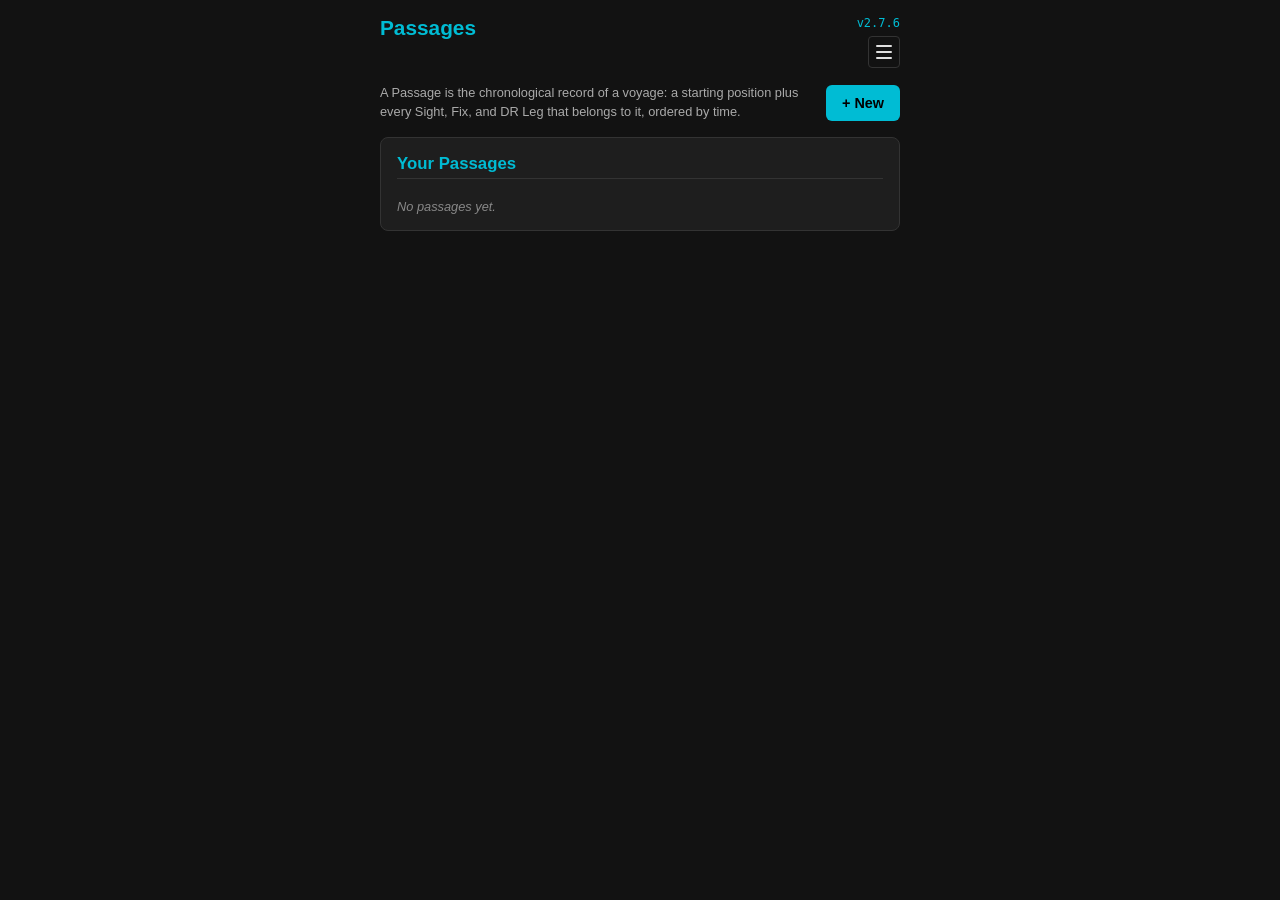
<file: passages.html>
<!DOCTYPE html>
<html lang="en">
<head>
  <meta charset="UTF-8">
  <meta name="viewport" content="width=device-width, initial-scale=1.0, maximum-scale=1.0, user-scalable=no">
  <meta name="theme-color" content="#121212">
  <title>Passages - Offline Sight Reduction</title>
  <link rel="stylesheet" href="css/style.css">
</head>
<body>

<div class="app-container">
  <div class="header-row">
    <h1 style="margin-bottom: 2px;">Passages</h1>
    <div class="header-controls">
      <div id="swVersion" style="font-size: 0.75rem; color: var(--accent, #888); font-family: monospace;">
        Version: loading...
      </div>
      <div class="header-buttons">
        <div class="nav-menu-wrap">
          <button class="btn-hamburger" id="btnNavMenu" aria-label="Menu" aria-haspopup="true" aria-expanded="false" type="button">
            <span></span><span></span><span></span>
          </button>
          <div class="nav-menu" id="navMenu">
            <div class="nav-menu-header">Sights</div>
            <a href="index.html" class="nav-menu-item nav-menu-sub">New Sight</a>
            <a href="sights.html" class="nav-menu-item nav-menu-sub">Sights</a>
            <a href="meridian.html" class="nav-menu-item">Meridian Passage</a>
            <a href="fixes.html" class="nav-menu-item">Fixes</a>
            <a href="planning.html" class="nav-menu-item">Planning</a>
            <a href="drleg.html" class="nav-menu-item">DR Leg</a>
            <a href="passages.html" class="nav-menu-item">Passages</a>
          </div>
        </div>
      </div>
    </div>
  </div>

  <!-- LIST VIEW -->
  <div id="passageListView">
    <div class="fix-list-header">
      <p class="cache-blurb" style="margin: 0; flex: 1;">
        A Passage is the chronological record of a voyage: a starting position plus every Sight,
        Fix, and DR Leg that belongs to it, ordered by time.
      </p>
      <button class="btn-new-fix" id="btnNewPassage" type="button">+ New</button>
    </div>

    <div class="card">
      <div class="section-title">Your Passages</div>
      <div class="saved-list" id="passageList"></div>
      <div class="empty-note" id="passageListEmpty">No passages yet.</div>
    </div>
  </div>

  <!-- NEW PASSAGE -->
  <div id="passageNewView" style="display: none;">
    <div class="card">
      <div class="section-title">
        <button class="btn-back" id="btnBackFromNew" type="button" aria-label="Back to Passages list">&larr;</button>
        New Passage
      </div>
      <div class="form-group">
        <label>Name</label>
        <input type="text" id="newPassageName" placeholder="e.g. Newport to Bermuda">
      </div>
      <div class="form-group">
        <label>Notes</label>
        <input type="text" id="newPassageNotes" placeholder="optional">
      </div>
    </div>

    <div class="card">
      <div class="section-title">Starting Position (optional)</div>
      <p class="cache-blurb" style="margin-top:0;">
        Leave blank if this passage should begin from an existing Fix or DR Leg you assign after
        creating it.
      </p>
      <div class="form-group">
        <div class="body-inline-row">
          <div class="body-inline-col" style="flex: 1.1;">
            <label>Date (local)</label>
            <input type="date" id="newPassageDate">
          </div>
          <div class="body-inline-col">
            <label>Time (24h)</label>
            <span class="time-hm">
              <input type="text" inputmode="numeric" pattern="[0-9]*" maxlength="2" class="time-box" id="newPassageTimeH" placeholder="09">
              <span>:</span>
              <input type="text" inputmode="numeric" pattern="[0-9]*" maxlength="2" class="time-box" id="newPassageTimeM" placeholder="00">
            </span>
          </div>
          <div class="body-inline-col" style="flex: 1;">
            <label>Timezone Offset (UTC Offset in Hours)</label>
            <input type="number" step="any" id="newPassageTz" placeholder="-4" value="-4" onfocus="this.select()">
          </div>
        </div>
      </div>
      <div class="form-group">
        <div class="input-row">
          <div style="width: 140px; flex-shrink: 0; font-size: 0.85rem; color: #aaa;">
            Latitude<br><span style="font-size:0.75rem; color:#888;">(Deg / Min / N-S)</span>
          </div>
          <input type="text" inputmode="decimal" id="newPassageLatDeg" placeholder="40" onfocus="this.select()">
          <input type="text" inputmode="decimal" id="newPassageLatMin" placeholder="32.2" onfocus="this.select()">
          <select id="newPassageLatNS">
            <option value="N">N</option>
            <option value="S">S</option>
          </select>
        </div>
      </div>
      <div class="form-group">
        <div class="input-row">
          <div style="width: 140px; flex-shrink: 0; font-size: 0.85rem; color: #aaa;">
            Longitude<br><span style="font-size:0.75rem; color:#888;">(Deg / Min / E-W)</span>
          </div>
          <input type="text" inputmode="decimal" id="newPassageLonDeg" placeholder="073" onfocus="this.select()">
          <input type="text" inputmode="decimal" id="newPassageLonMin" placeholder="56.3" onfocus="this.select()">
          <select id="newPassageLonEW">
            <option value="W">W</option>
            <option value="E">E</option>
          </select>
        </div>
      </div>
      <button class="btn-secondary" id="btnCreatePassage" type="button">Create Passage</button>
    </div>
  </div>

  <!-- DETAIL VIEW -->
  <div id="passageDetailView" style="display: none;">
    <div class="card">
      <div class="section-title">
        <button class="btn-back" id="btnBackToList" type="button" aria-label="Back to Passages list">&larr;</button>
        <span id="passageDetailName">Passage</span>
      </div>
      <div class="cache-summary-text" id="passageDetailMeta"></div>
      <div id="passageDetailNotes" style="font-size: 0.85rem; color: #aaa; margin-top: 6px;"></div>
      <button class="btn-secondary btn-danger-outline" id="btnDeletePassage" type="button">Delete This Passage</button>
    </div>

    <div class="card" id="passageChartCard" style="display: none;">
      <div class="section-title">Plot</div>
      <div class="plot-controls">
        <label style="display: flex; align-items: center; gap: 6px; font-size: 0.85rem; font-weight: normal;">
          <input type="checkbox" id="togglePassageShowLops">
          Show LOPs
        </label>
      </div>
      <div class="chart-wrap" id="passageChartWrap">
        <div id="passageChartContainer"></div>
      </div>
    </div>

    <div class="card">
      <div class="section-title">Starting Position</div>
      <div id="passageStartingPosition" class="cache-summary-text">None set.</div>
    </div>

    <div class="card">
      <div class="section-title">Timeline</div>
      <div class="saved-list" id="passageTimelineList"></div>
      <div class="empty-note" id="passageTimelineEmpty">
        Nothing in this passage yet. Assign an existing Sight, Fix, or DR Leg below.
      </div>
    </div>

    <div class="card">
      <div class="section-title">Add an Existing Sight</div>
      <div class="saved-list" id="availableSightsList"></div>
      <div class="empty-note" id="availableSightsEmpty">No unassigned sights available.</div>
    </div>

    <div class="card">
      <div class="section-title">Add an Existing Fix</div>
      <div class="saved-list" id="availableFixesList"></div>
      <div class="empty-note" id="availableFixesEmpty">No unassigned fixes available.</div>
    </div>

    <div class="card">
      <div class="section-title">Add an Existing Meridian Passage</div>
      <div class="saved-list" id="availableMeridiansList"></div>
      <div class="empty-note" id="availableMeridiansEmpty">No unassigned Meridian Passage sights available.</div>
    </div>

    <div class="card">
      <div class="section-title">Add an Existing DR Leg</div>
      <div class="saved-list" id="availableLegsList"></div>
      <div class="empty-note" id="availableLegsEmpty">No unassigned DR legs available.</div>
    </div>
  </div>
</div>

<div class="toast" id="toast"></div>

<script src="js/calc.js"></script>
<script src="js/storage.js"></script>
<script src="js/chart.js"></script>
<script src="js/chartPanZoom.js"></script>
<script src="js/chartFullscreen.js"></script>
<script src="js/chartInteraction.js"></script>
<script src="js/fixStorage.js"></script>
<script src="js/drlegStorage.js"></script>
<script src="js/meridianStorage.js"></script>
<script src="js/passageStorage.js"></script>
<script src="js/nav.js"></script>
<script src="js/version.js"></script>
<script src="js/passages.js"></script>
</body>
</html>
</file>
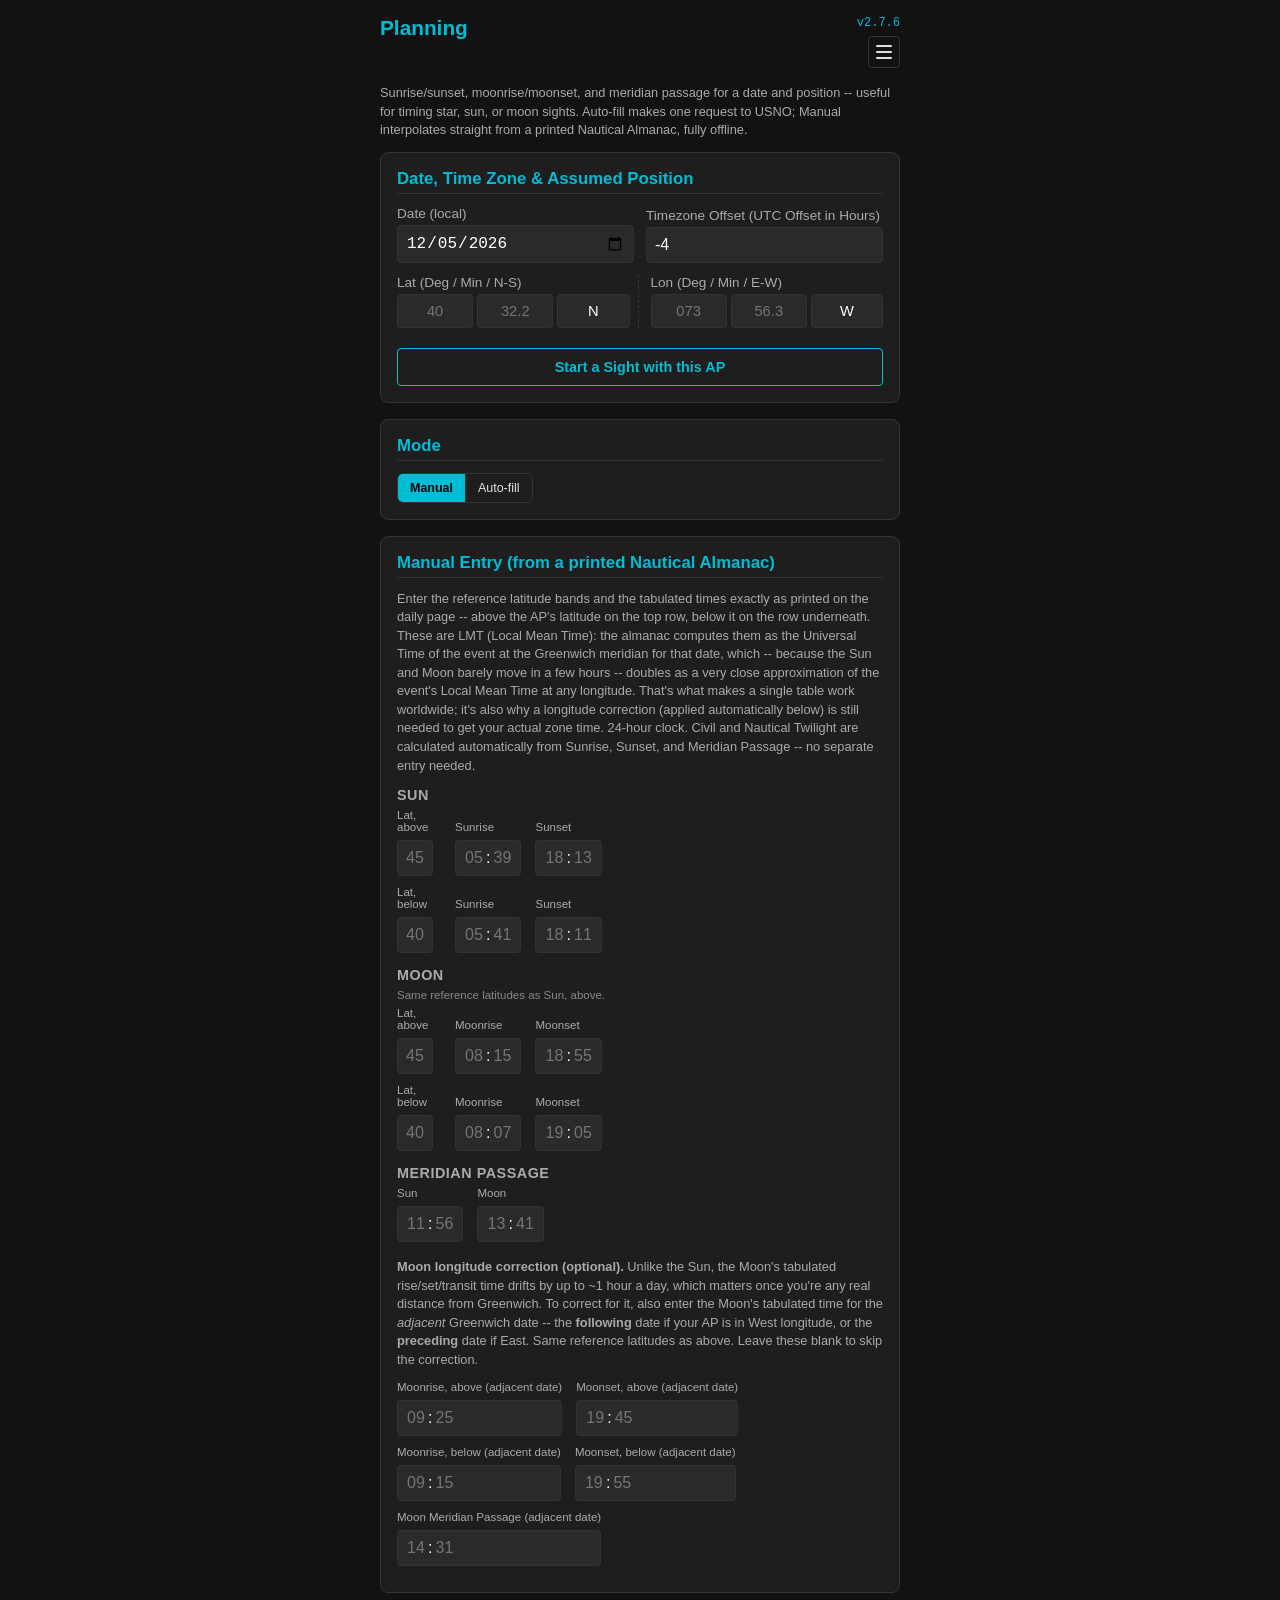
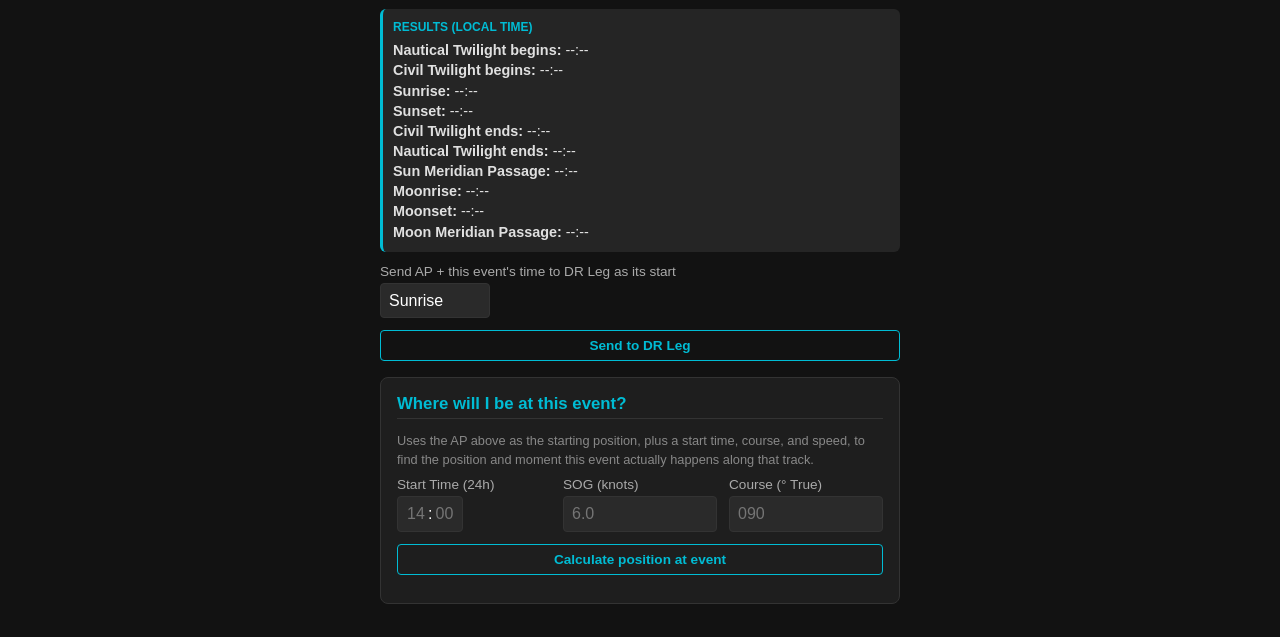
<file: planning.html>
<!DOCTYPE html>
<html lang="en">
<head>
  <meta charset="UTF-8">
  <meta name="viewport" content="width=device-width, initial-scale=1.0, maximum-scale=1.0, user-scalable=no">
  <meta name="theme-color" content="#121212">
  <title>Planning - Offline Sight Reduction</title>
  <link rel="stylesheet" href="css/style.css">
</head>
<body>

<div class="app-container">
  <div class="header-row">
    <h1 style="margin-bottom: 2px;">Planning</h1>
    <div class="header-controls">
      <div id="swVersion" style="font-size: 0.75rem; color: var(--accent, #888); font-family: monospace;">
        Version: loading...
      </div>
      <div class="header-buttons">
        <div class="nav-menu-wrap">
          <button class="btn-hamburger" id="btnNavMenu" aria-label="Menu" aria-haspopup="true" aria-expanded="false" type="button">
            <span></span><span></span><span></span>
          </button>
          <div class="nav-menu" id="navMenu">
            <div class="nav-menu-header">Sights</div>
            <a href="index.html" class="nav-menu-item nav-menu-sub">New Sight</a>
            <a href="sights.html" class="nav-menu-item nav-menu-sub">Sights</a>
            <a href="meridian.html" class="nav-menu-item">Meridian Passage</a>
            <a href="fixes.html" class="nav-menu-item">Fixes</a>
            <a href="planning.html" class="nav-menu-item">Planning</a>
            <a href="drleg.html" class="nav-menu-item">DR Leg</a>
            <a href="passages.html" class="nav-menu-item">Passages</a>
          </div>
        </div>
      </div>
    </div>
  </div>

  <p class="cache-blurb">
    Sunrise/sunset, moonrise/moonset, and meridian passage for a date and position --
    useful for timing star, sun, or moon sights. Auto-fill makes one request to USNO;
    Manual interpolates straight from a printed Nautical Almanac, fully offline.
  </p>

  <!-- DATE / TZ / AP -->
  <div class="card">
    <div class="section-title">Date, Time Zone &amp; Assumed Position</div>

    <div class="form-group">
      <div class="body-inline-row">
        <div class="body-inline-col" style="flex: 1;">
          <label>Date (local)</label>
          <input type="date" id="planDate">
        </div>
        <div class="body-inline-col" style="flex: 1;">
          <label>Timezone Offset (UTC Offset in Hours)</label>
          <input type="number" step="any" id="planTzOffset" placeholder="-4" value="-4" onfocus="this.select()">
        </div>
      </div>
    </div>

    <div class="form-group">
      <div class="body-inline-row">
        <div class="body-inline-col almanac-col-border">
          <label>Lat (Deg / Min / N-S)</label>
          <div class="input-row input-row-3">
            <input type="text" inputmode="decimal" class="deg-box" id="planLatDeg" placeholder="40" onfocus="this.select()">
            <input type="text" inputmode="decimal" class="min-box" id="planLatMin" placeholder="32.2" onfocus="this.select()">
            <select id="planLatNS" class="select-compact">
              <option value="N">N</option>
              <option value="S">S</option>
            </select>
          </div>
        </div>
        <div class="body-inline-col">
          <label>Lon (Deg / Min / E-W)</label>
          <div class="input-row input-row-3">
            <input type="text" inputmode="decimal" class="deg-box" id="planLonDeg" placeholder="073" onfocus="this.select()">
            <input type="text" inputmode="decimal" class="min-box" id="planLonMin" placeholder="56.3" onfocus="this.select()">
            <select id="planLonEW" class="select-compact">
              <option value="W">W</option>
              <option value="E">E</option>
            </select>
          </div>
        </div>
      </div>
    </div>

    <button class="btn-secondary" id="btnStartSight" type="button" disabled>Start a Sight with this AP</button>
  </div>

  <!-- MODE -->
  <div class="card">
    <div class="section-title">Mode</div>
    <div class="method-picker" role="group" aria-label="Planning data source">
      <button type="button" class="method-btn" id="modeManual" aria-pressed="true">Manual</button>
      <button type="button" class="method-btn" id="modeAutoFill" aria-pressed="false">Auto-fill</button>
    </div>
  </div>

  <!-- MANUAL INPUTS -->
  <div class="card" id="manualCard">
    <div class="section-title">Manual Entry (from a printed Nautical Almanac)</div>
    <p class="cache-blurb" style="margin-top:0;">
      Enter the reference latitude bands and the tabulated times exactly as printed on the daily
      page -- above the AP's latitude on the top row, below it on the row underneath. These are
      LMT (Local Mean Time): the almanac computes them as the Universal Time of the event at the
      Greenwich meridian for that date, which -- because the Sun and Moon barely move in a few
      hours -- doubles as a very close approximation of the event's Local Mean Time at any
      longitude. That's what makes a single table work worldwide; it's also why a longitude
      correction (applied automatically below) is still needed to get your actual zone time.
      24-hour clock. Civil and Nautical Twilight are calculated automatically from Sunrise,
      Sunset, and Meridian Passage -- no separate entry needed.
    </p>

    <div class="sub-title">Sun</div>
    <div class="planning-row">
      <div class="planning-cell planning-cell-lat">
        <label>Lat, above</label>
        <input type="text" inputmode="numeric" pattern="[0-9]*" maxlength="2" class="time-box" id="refLatAboveSun" placeholder="45">
      </div>
      <div class="planning-cell">
        <label>Sunrise</label>
        <span class="time-hm">
          <input type="text" inputmode="numeric" pattern="[0-9]*" maxlength="2" class="time-box" id="sunriseTimeAboveH" placeholder="05">
          <span>:</span>
          <input type="text" inputmode="numeric" pattern="[0-9]*" maxlength="2" class="time-box" id="sunriseTimeAboveM" placeholder="39">
        </span>
      </div>
      <div class="planning-cell">
        <label>Sunset</label>
        <span class="time-hm">
          <input type="text" inputmode="numeric" pattern="[0-9]*" maxlength="2" class="time-box" id="sunsetTimeAboveH" placeholder="18">
          <span>:</span>
          <input type="text" inputmode="numeric" pattern="[0-9]*" maxlength="2" class="time-box" id="sunsetTimeAboveM" placeholder="13">
        </span>
      </div>
    </div>
    <div class="planning-row">
      <div class="planning-cell planning-cell-lat">
        <label>Lat, below</label>
        <input type="text" inputmode="numeric" pattern="[0-9]*" maxlength="2" class="time-box" id="refLatBelowSun" placeholder="40">
      </div>
      <div class="planning-cell">
        <label>Sunrise</label>
        <span class="time-hm">
          <input type="text" inputmode="numeric" pattern="[0-9]*" maxlength="2" class="time-box" id="sunriseTimeBelowH" placeholder="05">
          <span>:</span>
          <input type="text" inputmode="numeric" pattern="[0-9]*" maxlength="2" class="time-box" id="sunriseTimeBelowM" placeholder="41">
        </span>
      </div>
      <div class="planning-cell">
        <label>Sunset</label>
        <span class="time-hm">
          <input type="text" inputmode="numeric" pattern="[0-9]*" maxlength="2" class="time-box" id="sunsetTimeBelowH" placeholder="18">
          <span>:</span>
          <input type="text" inputmode="numeric" pattern="[0-9]*" maxlength="2" class="time-box" id="sunsetTimeBelowM" placeholder="11">
        </span>
      </div>
    </div>

    <div class="sub-title" style="margin-top: 14px;">Moon</div>
    <div style="font-size: 0.72rem; color: #888; margin-bottom: 6px;">Same reference latitudes as Sun, above.</div>
    <div class="planning-row">
      <div class="planning-cell planning-cell-lat">
        <label>Lat, above</label>
        <input type="text" inputmode="numeric" pattern="[0-9]*" maxlength="2" class="time-box" id="refLatAboveMoon" placeholder="45">
      </div>
      <div class="planning-cell">
        <label>Moonrise</label>
        <span class="time-hm">
          <input type="text" inputmode="numeric" pattern="[0-9]*" maxlength="2" class="time-box" id="moonriseTimeAboveH" placeholder="08">
          <span>:</span>
          <input type="text" inputmode="numeric" pattern="[0-9]*" maxlength="2" class="time-box" id="moonriseTimeAboveM" placeholder="15">
        </span>
      </div>
      <div class="planning-cell">
        <label>Moonset</label>
        <span class="time-hm">
          <input type="text" inputmode="numeric" pattern="[0-9]*" maxlength="2" class="time-box" id="moonsetTimeAboveH" placeholder="18">
          <span>:</span>
          <input type="text" inputmode="numeric" pattern="[0-9]*" maxlength="2" class="time-box" id="moonsetTimeAboveM" placeholder="55">
        </span>
      </div>
    </div>
    <div class="planning-row">
      <div class="planning-cell planning-cell-lat">
        <label>Lat, below</label>
        <input type="text" inputmode="numeric" pattern="[0-9]*" maxlength="2" class="time-box" id="refLatBelowMoon" placeholder="40">
      </div>
      <div class="planning-cell">
        <label>Moonrise</label>
        <span class="time-hm">
          <input type="text" inputmode="numeric" pattern="[0-9]*" maxlength="2" class="time-box" id="moonriseTimeBelowH" placeholder="08">
          <span>:</span>
          <input type="text" inputmode="numeric" pattern="[0-9]*" maxlength="2" class="time-box" id="moonriseTimeBelowM" placeholder="07">
        </span>
      </div>
      <div class="planning-cell">
        <label>Moonset</label>
        <span class="time-hm">
          <input type="text" inputmode="numeric" pattern="[0-9]*" maxlength="2" class="time-box" id="moonsetTimeBelowH" placeholder="19">
          <span>:</span>
          <input type="text" inputmode="numeric" pattern="[0-9]*" maxlength="2" class="time-box" id="moonsetTimeBelowM" placeholder="05">
        </span>
      </div>
    </div>

    <div class="sub-title" style="margin-top: 14px;">Meridian Passage</div>
    <div class="planning-row">
      <div class="planning-cell">
        <label>Sun</label>
        <span class="time-hm">
          <input type="text" inputmode="numeric" pattern="[0-9]*" maxlength="2" class="time-box" id="sunTransitTimeH" placeholder="11">
          <span>:</span>
          <input type="text" inputmode="numeric" pattern="[0-9]*" maxlength="2" class="time-box" id="sunTransitTimeM" placeholder="56">
        </span>
      </div>
      <div class="planning-cell">
        <label>Moon</label>
        <span class="time-hm">
          <input type="text" inputmode="numeric" pattern="[0-9]*" maxlength="2" class="time-box" id="moonTransitTimeH" placeholder="13">
          <span>:</span>
          <input type="text" inputmode="numeric" pattern="[0-9]*" maxlength="2" class="time-box" id="moonTransitTimeM" placeholder="41">
        </span>
      </div>
    </div>

    <p class="cache-blurb" style="margin-top:16px;">
      <strong>Moon longitude correction (optional).</strong> Unlike the Sun, the Moon's tabulated
      rise/set/transit time drifts by up to ~1 hour a day, which matters once you're any real
      distance from Greenwich. To correct for it, also enter the Moon's tabulated time for the
      <em>adjacent</em> Greenwich date -- the <strong>following</strong> date if your AP is in West
      longitude, or the <strong>preceding</strong> date if East. Same reference latitudes as
      above. Leave these blank to skip the correction.
    </p>
    <div class="planning-row">
      <div class="planning-cell">
        <label>Moonrise, above (adjacent date)</label>
        <span class="time-hm">
          <input type="text" inputmode="numeric" pattern="[0-9]*" maxlength="2" class="time-box" id="moonriseTimeAboveAdjH" placeholder="09">
          <span>:</span>
          <input type="text" inputmode="numeric" pattern="[0-9]*" maxlength="2" class="time-box" id="moonriseTimeAboveAdjM" placeholder="25">
        </span>
      </div>
      <div class="planning-cell">
        <label>Moonset, above (adjacent date)</label>
        <span class="time-hm">
          <input type="text" inputmode="numeric" pattern="[0-9]*" maxlength="2" class="time-box" id="moonsetTimeAboveAdjH" placeholder="19">
          <span>:</span>
          <input type="text" inputmode="numeric" pattern="[0-9]*" maxlength="2" class="time-box" id="moonsetTimeAboveAdjM" placeholder="45">
        </span>
      </div>
    </div>
    <div class="planning-row">
      <div class="planning-cell">
        <label>Moonrise, below (adjacent date)</label>
        <span class="time-hm">
          <input type="text" inputmode="numeric" pattern="[0-9]*" maxlength="2" class="time-box" id="moonriseTimeBelowAdjH" placeholder="09">
          <span>:</span>
          <input type="text" inputmode="numeric" pattern="[0-9]*" maxlength="2" class="time-box" id="moonriseTimeBelowAdjM" placeholder="15">
        </span>
      </div>
      <div class="planning-cell">
        <label>Moonset, below (adjacent date)</label>
        <span class="time-hm">
          <input type="text" inputmode="numeric" pattern="[0-9]*" maxlength="2" class="time-box" id="moonsetTimeBelowAdjH" placeholder="19">
          <span>:</span>
          <input type="text" inputmode="numeric" pattern="[0-9]*" maxlength="2" class="time-box" id="moonsetTimeBelowAdjM" placeholder="55">
        </span>
      </div>
    </div>
    <div class="planning-row">
      <div class="planning-cell">
        <label>Moon Meridian Passage (adjacent date)</label>
        <span class="time-hm">
          <input type="text" inputmode="numeric" pattern="[0-9]*" maxlength="2" class="time-box" id="moonTransitTimeAdjH" placeholder="14">
          <span>:</span>
          <input type="text" inputmode="numeric" pattern="[0-9]*" maxlength="2" class="time-box" id="moonTransitTimeAdjM" placeholder="31">
        </span>
      </div>
    </div>
  </div>

  <!-- AUTO-FILL -->
  <div class="card" id="autoFillCard" style="display: none;">
    <div class="section-title">Auto-fill from USNO</div>
    <p class="cache-blurb" style="margin-top:0;">
      USNO reports Civil Twilight directly; Nautical Twilight isn't part of this data service, so
      it's calculated from the fetched Sunrise/Sunset/Meridian Passage instead.
    </p>
    <button class="btn-secondary" id="btnFetchRstt" type="button" disabled>Fetch from USNO</button>
    <div class="usno-status" id="rsttStatus"></div>
  </div>

  <!-- RESULTS -->
  <div class="summary-box" id="planningResults" style="margin-top: 16px;">
    <div style="font-size: 0.75rem; font-weight: bold; color: var(--accent); text-transform: uppercase; margin-bottom: 4px;">Results (local time)</div>
    <div><strong>Nautical Twilight begins:</strong> <span id="resNauticalTwilightAM">--:--</span></div>
    <div><strong>Civil Twilight begins:</strong> <span id="resCivilTwilightAM">--:--</span></div>
    <div><strong>Sunrise:</strong> <span id="resSunrise">--:--</span></div>
    <div><strong>Sunset:</strong> <span id="resSunset">--:--</span></div>
    <div><strong>Civil Twilight ends:</strong> <span id="resCivilTwilightPM">--:--</span></div>
    <div><strong>Nautical Twilight ends:</strong> <span id="resNauticalTwilightPM">--:--</span></div>
    <div><strong>Sun Meridian Passage:</strong> <span id="resSunTransit">--:--</span></div>
    <div><strong>Moonrise:</strong> <span id="resMoonrise">--:--</span></div>
    <div><strong>Moonset:</strong> <span id="resMoonset">--:--</span></div>
    <div><strong>Moon Meridian Passage:</strong> <span id="resMoonTransit">--:--</span></div>
  </div>

  <div class="form-group" style="margin-top: 12px;">
    <label>Send AP + this event's time to DR Leg as its start</label>
    <select id="drLegEventSelect">
      <option value="resNauticalTwilightAM">Nautical Twilight begins</option>
      <option value="resCivilTwilightAM">Civil Twilight begins</option>
      <option value="resSunrise" selected>Sunrise</option>
      <option value="resSunset">Sunset</option>
      <option value="resCivilTwilightPM">Civil Twilight ends</option>
      <option value="resNauticalTwilightPM">Nautical Twilight ends</option>
      <option value="resSunTransit">Sun Meridian Passage</option>
      <option value="resMoonrise">Moonrise</option>
      <option value="resMoonset">Moonset</option>
      <option value="resMoonTransit">Moon Meridian Passage</option>
    </select>
  </div>
  <div class="save-export-row">
    <button class="btn-secondary" id="btnToDrLeg" type="button" disabled>Send to DR Leg</button>
  </div>

  <div class="card" id="eventPositionCard" style="margin-top: 16px;">
    <div class="section-title">Where will I be at this event?</div>
    <div class="cache-summary-text" style="margin-bottom: 8px;">
      Uses the AP above as the starting position, plus a start time, course, and speed, to find the position and moment this event actually happens along that track.
    </div>

    <div class="form-group">
      <div class="body-inline-row">
        <div class="body-inline-col">
          <label>Start Time (24h)</label>
          <span class="time-hm">
            <input type="text" inputmode="numeric" pattern="[0-9]*" maxlength="2" class="time-box" id="eventPosStartTimeH" placeholder="14">
            <span>:</span>
            <input type="text" inputmode="numeric" pattern="[0-9]*" maxlength="2" class="time-box" id="eventPosStartTimeM" placeholder="00">
          </span>
        </div>
        <div class="body-inline-col" style="flex: 1;">
          <label>SOG (knots)</label>
          <input type="text" inputmode="decimal" id="eventPosSog" placeholder="6.0" onfocus="this.select()">
        </div>
        <div class="body-inline-col" style="flex: 1;">
          <label>Course (&deg; True)</label>
          <input type="text" inputmode="decimal" id="eventPosCourse" placeholder="090" onfocus="this.select()">
        </div>
      </div>
    </div>

    <div class="save-export-row">
      <button class="btn-secondary" id="btnCalcEventPosition" type="button" disabled>Calculate position at event</button>
    </div>

    <div id="eventPositionStatus" class="usno-status" style="display: none;"></div>

    <div class="summary-box" id="eventPositionResult" style="margin-top: 12px; display: none;">
      <div id="eventPosResultTitle" style="font-weight: bold; margin-bottom: 4px;"></div>
      <div><strong>DR position:</strong> <span id="eventPosResultPosition"></span></div>
      <div><strong>Duration:</strong> <span id="eventPosResultDuration"></span></div>
      <div><strong>Course/Speed:</strong> <span id="eventPosResultCourseSpeed"></span></div>
      <div style="color: #aaa; font-size: 0.8rem;" id="eventPosResultConverged"></div>
      <div class="save-export-row" style="margin-top: 8px;">
        <button class="btn-secondary" id="btnEventPosToDrLeg" type="button">Send to DR Leg</button>
        <button class="btn-secondary" id="btnEventPosToSight" type="button">New Sight from DR Position</button>
      </div>
    </div>
  </div>
</div>

<script src="js/calc.js"></script>
<script src="js/usno.js"></script>
<script src="js/nav.js"></script>
<script src="js/version.js"></script>
<script src="js/planningStorage.js"></script>
<script src="js/planning.js"></script>
</body>
</html>
</file>
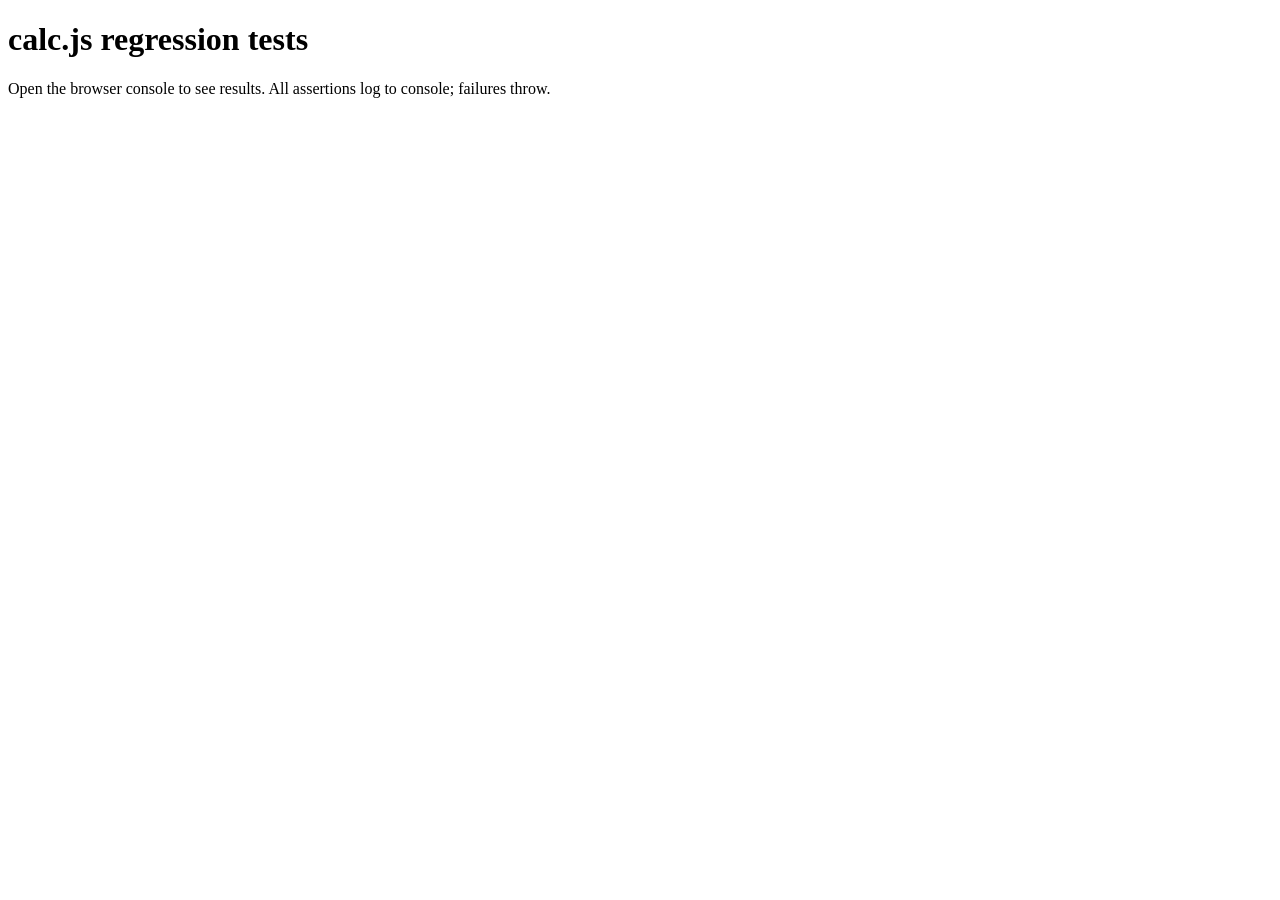
<file: test.html>
<!DOCTYPE html>
<html lang="en">
<head>
  <meta charset="UTF-8">
  <title>calc.js regression tests</title>
</head>
<body>
  <h1>calc.js regression tests</h1>
  <p>Open the browser console to see results. All assertions log to console; failures throw.</p>
  <script src="js/calc.js"></script>
  <script src="js/usno.js"></script>
  <script>
    var pass = 0, fail = 0;

    function assertClose(label, actual, expected, tolerance) {
      tolerance = tolerance === undefined ? 0.05 : tolerance;
      var ok = Math.abs(actual - expected) <= tolerance;
      if (ok) {
        pass++;
        console.log('PASS: ' + label + ' (got ' + actual.toFixed(4) + ', expected ~' + expected + ')');
      } else {
        fail++;
        console.error('FAIL: ' + label + ' -- got ' + actual + ', expected ~' + expected + ' (tolerance ' + tolerance + ')');
      }
    }

    // --- Worked example: Sun sight (values adapted from a standard sight-reduction
    // teaching example; DR/AP near 35N 015W, LHA computed to land near a whole degree). ---
    // AP: Lat 35 15.0 N, Lon 015 33.0 W
    // GHA base 100 00.0, GHA next 115 02.5 (i.e. Sun moves ~15.04 deg/hr)
    // Dec base 15 00.0 N, Dec next 15 01.2 N (roughly steady)
    // UTC fraction of hour = 0.60 (36 minutes into the hour)
    (function testSunReduction() {
      var lat = SightCalc.dmToDecimal(35, 15.0);
      var lon = SightCalc.dmToDecimal(15, 33.0);
      var fraction = 0.60;

      var nonStar = {
        ghaBase: SightCalc.dmToDecimal(100, 0.0),
        ghaNext: SightCalc.dmToDecimal(115, 2.5),
        decBase: SightCalc.dmToDecimal(15, 0.0),
        decNext: SightCalc.dmToDecimal(15, 1.2)
      };

      var ho = SightCalc.dmToDecimal(31, 20.0); // arbitrary plausible Ho for the test

      var result = SightCalc.reduceSight({
        bodyType: 'sun',
        lat: lat,
        lon: lon,
        lonEW: 'W',
        utcFractionOfHour: fraction,
        nonStar: nonStar,
        ho: ho
      });

      // Interpolated GHA should land between base and next, roughly base + 0.6*(next-base)
      var expectedGha = 100.0 + 0.60 * (115 + 2.5 / 60 - 100.0);
      assertClose('Interpolated GHA', result.interpolatedGha, expectedGha, 0.01);

      // LHA = GHA - lon (W)
      var expectedLha = ((expectedGha - lon) % 360 + 360) % 360;
      assertClose('LHA', result.lha, expectedLha, 0.01);

      // Hc should be a plausible altitude (sanity bound, not a precise external reference)
      if (result.hc > -90 && result.hc < 90) {
        pass++;
        console.log('PASS: Hc within valid range (' + result.hc.toFixed(2) + ')');
      } else {
        fail++;
        console.error('FAIL: Hc out of range: ' + result.hc);
      }

      // Zn should be a valid compass bearing
      if (result.zn >= 0 && result.zn <= 360) {
        pass++;
        console.log('PASS: Zn within valid range (' + result.zn.toFixed(1) + ')');
      } else {
        fail++;
        console.error('FAIL: Zn out of range: ' + result.zn);
      }
    })();

    // --- Sanity check: known right-angle case ---
    // Observer at the equator (lat 0), body's GP also on the equator (dec 0),
    // LHA = 90 (body due east/west on the horizon-ish). Hc should be 0.
    (function testEquatorRightAngle() {
      var result = SightCalc.reduceSight({
        bodyType: 'sun',
        lat: 0,
        lon: 0,
        lonEW: 'W',
        utcFractionOfHour: 0,
        nonStar: { ghaBase: 90, ghaNext: 90, decBase: 0, decNext: 0 },
        ho: 0
      });
      assertClose('Hc at lat=0, dec=0, LHA=90 should be ~0', result.hc, 0, 0.1);
    })();

    // --- GHA rollover across the hour boundary ---
    (function testGhaRollover() {
      var interp = SightCalc.interpolateGha(355, 10, 0.5); // next hour wraps past 360
      assertClose('GHA rollover interpolation', interp, 2.5, 0.01);
    })();

    // --- Ho correction sign handling ---
    (function testHoCorrections() {
      var ho = SightCalc.computeHo(31.5, {
        ieMin: 2.0, ieSign: 'on',       // -2.0'
        dipMin: 3.8,                     // always -3.8'
        altCorrMin: 12.4, altCorrSign: '-', // -12.4'
        addAltCorrMin: 0.2, addAltCorrSign: '+' // +0.2'
      });
      var expectedCorrDeg = (-2.0 - 3.8 - 12.4 + 0.2) / 60;
      assertClose('Ho with mixed corrections', ho, 31.5 + expectedCorrDeg, 0.0001);
    })();

    // --- secondsToTimeString must carry seconds->minutes->hours on rounding ---
    (function testTimeStringCarry() {
      // 59.6s should round to 60, which must carry into the minute (not display ":60")
      var t1 = SightCalc.secondsToTimeString(59.6);
      if (t1 === '00:01:00') { pass++; console.log('PASS: seconds carry into minute (' + t1 + ')'); }
      else { fail++; console.error('FAIL: expected 00:01:00, got ' + t1); }

      // 3599.6s (59:59.6) should carry all the way into the hour
      var t2 = SightCalc.secondsToTimeString(3599.6);
      if (t2 === '01:00:00') { pass++; console.log('PASS: minutes carry into hour (' + t2 + ')'); }
      else { fail++; console.error('FAIL: expected 01:00:00, got ' + t2); }

      // Sanity: ordinary value with no carry
      var t3 = SightCalc.secondsToTimeString(3723.2); // 1:02:03.2
      if (t3 === '01:02:03') { pass++; console.log('PASS: ordinary rounding (' + t3 + ')'); }
      else { fail++; console.error('FAIL: expected 01:02:03, got ' + t3); }
    })();

    // --- computeHa: Hs corrected for IE and Dip only ---
    (function testComputeHa() {
      var ha = SightCalc.computeHa(31.5, {
        ieMin: 2.0, ieSign: 'on',  // -2.0'
        dipMin: 3.8                 // always -3.8'
      });
      assertClose('Ha (IE + Dip only)', ha, 31.5 + (-2.0 - 3.8) / 60, 0.0001);
    })();

    // --- Automatic Altitude Corrections: Dip from height of eye, matched
    // against standard Nautical Almanac Dip table reference values. ---
    (function testComputeDipFromHeight() {
      assertClose('Dip at 9ft (table ref ~2.9\')', SightCalc.computeDipFromHeight(9, 'ft'), 2.9, 0.1);
      // This app's own long-standing dipMin placeholder value is "3.8" for
      // its example -- confirms the formula matches what the app already
      // implicitly assumed a typical height of eye gives.
      assertClose('Dip at 15ft matches app\'s own placeholder (~3.8\')', SightCalc.computeDipFromHeight(15, 'ft'), 3.8, 0.1);
      assertClose('Dip at 2.7432m (=9ft) matches feet result', SightCalc.computeDipFromHeight(2.7432, 'm'), 2.9, 0.1);
      assertClose('Dip at 0 height is 0', SightCalc.computeDipFromHeight(0, 'ft'), 0, 0.001);
    })();

    // --- Automatic Altitude Corrections: refraction (Bennett's formula),
    // matched against standard Nautical Almanac refraction table reference
    // values (a few tenths of an arcminute is the formula's own known
    // accuracy, well within this feature's few-arcminute tolerance). ---
    (function testComputeRefraction() {
      assertClose('Refraction near zenith (Ha=90) is ~0', SightCalc.computeRefractionArcmin(90), 0, 0.05);
      assertClose('Refraction at Ha=45 (table ref ~1.0\')', SightCalc.computeRefractionArcmin(45), 1.0, 0.1);
      assertClose('Refraction at Ha=10 (table ref ~5.3\')', SightCalc.computeRefractionArcmin(10), 5.3, 0.2);
      assertClose('Refraction near horizon (table ref ~33-34\')', SightCalc.computeRefractionArcmin(0.1), 33.2, 1.0);
    })();

    // --- Automatic Altitude Corrections: refraction + semi-diameter
    // combine, honoring limb (lower limb ADDS SD, upper limb SUBTRACTS
    // it -- the true center is on the opposite side of the observed edge
    // from where you'd expect if you just measured the edge itself). ---
    (function testCombineRefractionAndSemiDiameter() {
      var lower = SightCalc.combineRefractionAndSemiDiameter(1.0, 16.0, 'lower');
      assertClose('Lower limb: +SD - refraction = +15.0\'', lower.altCorrMin, 15.0, 0.001);
      if (lower.altCorrSign === '+') { pass++; console.log('PASS: lower limb sign is +'); } else { fail++; console.error('FAIL: lower limb sign expected +, got ' + lower.altCorrSign); }

      var upper = SightCalc.combineRefractionAndSemiDiameter(1.0, 16.0, 'upper');
      assertClose('Upper limb: -SD - refraction = -17.0\' (magnitude)', upper.altCorrMin, 17.0, 0.001);
      if (upper.altCorrSign === '-') { pass++; console.log('PASS: upper limb sign is -'); } else { fail++; console.error('FAIL: upper limb sign expected -, got ' + upper.altCorrSign); }

      // The swing between lower and upper limb (2x SD ≈ 32') is what the
      // app's manual "-30' Moon Upper-Limb Correction" quick-reference
      // approximates -- confirms the automatic per-limb calculation is
      // consistent with that existing manual convention.
      var swing = (lower.altCorrSign === '-' ? -lower.altCorrMin : lower.altCorrMin) -
                  (upper.altCorrSign === '-' ? -upper.altCorrMin : upper.altCorrMin);
      assertClose('Lower-vs-upper swing is ~2x SD (~32\'), matching the manual -30\' approximation', swing, 32.0, 1.0);
    })();

    // --- Automatic Altitude Corrections: Moon horizontal parallax backed
    // out of USNO's own Hc-based "pa" value, then correctly re-applied at
    // the observer's real Ha -- see calc.js's own comment on why this
    // avoids mixing Hc-based and Ha-based quantities. ---
    (function testMoonParallax() {
      // pa = HP*cos(hc) -- if pa=54' at hc=60deg, HP = 54/cos(60) = 108'.
      var hp = SightCalc.deriveMoonHorizontalParallaxArcmin(54.0, 60);
      assertClose('Derived HP from pa=54\' at hc=60°', hp, 108.0, 0.01);

      // Re-applying at the SAME altitude recovers the original pa exactly
      // (sanity check that the two functions are true inverses of each other).
      var paRecovered = SightCalc.computeParallaxInAltitudeArcmin(hp, 60);
      assertClose('Re-applying HP at the same altitude recovers the original pa', paRecovered, 54.0, 0.01);

      // Applying the SAME derived HP at a DIFFERENT (higher) Ha gives a
      // smaller parallax correction -- parallax shrinks toward the zenith.
      var paAtHigherAlt = SightCalc.computeParallaxInAltitudeArcmin(hp, 80);
      if (paAtHigherAlt < paRecovered) { pass++; console.log('PASS: parallax decreases at higher altitude (' + paAtHigherAlt.toFixed(2) + ' < ' + paRecovered.toFixed(2) + ')'); }
      else { fail++; console.error('FAIL: expected parallax to decrease at higher altitude'); }
    })();

    // --- LOP geometry: due-north azimuth, positive (TOWARD) intercept ---
    (function testLopGeometryNorth() {
      var geo = SightCalc.computeLopGeometry(0, 10); // body due north, 10nm toward
      assertClose('Intercept point x (due N, TOWARD)', geo.interceptPoint.x, 0, 0.001);
      assertClose('Intercept point y (due N, TOWARD)', geo.interceptPoint.y, 10, 0.001);
      // LOP should run due East-West (perpendicular to a North azimuth)
      assertClose('LOP direction x (perp to N)', Math.abs(geo.lopDirection.x), 1, 0.001);
      assertClose('LOP direction y (perp to N)', Math.abs(geo.lopDirection.y), 0, 0.001);
    })();

    // --- LOP geometry: due-east azimuth, negative (AWAY) intercept ---
    (function testLopGeometryEastAway() {
      var geo = SightCalc.computeLopGeometry(90, -5); // body due east, 5nm away -> point is due west
      assertClose('Intercept point x (due E, AWAY)', geo.interceptPoint.x, -5, 0.001);
      assertClose('Intercept point y (due E, AWAY)', geo.interceptPoint.y, 0, 0.001);
    })();

    // --- chooseNiceScale always covers the requested extent ---
    (function testChooseNiceScale() {
      [0, 1.2, 4.9, 17, 123, 4321].forEach(function (v) {
        var scale = SightCalc.chooseNiceScale(v);
        if (scale >= Math.abs(v)) { pass++; console.log('PASS: scale ' + scale + ' covers extent ' + v); }
        else { fail++; console.error('FAIL: scale ' + scale + ' does NOT cover extent ' + v); }
      });
    })();

    // --- decimalToDM: basic and rounding-carry cases ---
    (function testDecimalToDM() {
      var a = SightCalc.decimalToDM(115.041667);
      assertClose('decimalToDM deg', a.deg, 115, 0.001);
      assertClose('decimalToDM min', a.min, 2.5, 0.05);

      var b = SightCalc.decimalToDM(14.99999);
      if (b.deg === 15 && b.min === 0) { pass++; console.log('PASS: decimalToDM carries to next degree, not 60.0min'); }
      else { fail++; console.error('FAIL: decimalToDM carry, got deg=' + b.deg + ' min=' + b.min); }
    })();

    // --- USNO assembleFill: pure parsing/matching against mock payloads ---
    (function testUsnoAssembleFill() {
      function mkMap(entries) {
        return SightUsno.normalizeUsnoData(entries.map(function (e) {
          return {
            object: e.name, nav_star_number: e.num || null,
            almanac_data: { dec: e.dec, gha: e.gha, hc: e.hc || 0, zn: 0 },
            altitude_corrections: { isCorrected: true, pa: e.pa || 0, refr: 0, sd: e.sd || 0, sum: 0 }
          };
        }));
      }

      var baseStar = mkMap([{ name: 'Aries', dec: 0, gha: 50.0 }, { name: 'Aldebaran', num: 10, dec: 16.5, gha: 190.0 }]);
      var nextStar = mkMap([{ name: 'Aries', dec: 0, gha: 65.0 }, { name: 'Aldebaran', num: 10, dec: 16.5, gha: 205.0 }]);
      var fillStar = SightUsno.assembleFill({ type: 'star', name: 'Aldebaran' }, baseStar, nextStar);
      assertClose('USNO star SHA', fillStar.shaDeg, 140.0, 0.001);

      var baseNoAries = mkMap([{ name: 'Vega', dec: 38.8, gha: 300.0 }]);
      var nextNoAries = mkMap([{ name: 'Vega', dec: 38.8, gha: 315.0 }]);
      var fillFallback = SightUsno.assembleFill({ type: 'star', name: 'Vega' }, baseNoAries, nextNoAries);
      if (fillFallback.shaDeg === 0 && fillFallback.ghaAriesBaseDeg === 300.0) {
        pass++; console.log('PASS: USNO star fallback (no Aries entry) produces SHA=0');
      } else {
        fail++; console.error('FAIL: USNO star fallback incorrect: ' + JSON.stringify(fillFallback));
      }

      var basePlanet = mkMap([{ name: 'Jupiter', dec: 22.1, gha: 44.5 }]);
      var nextPlanet = mkMap([{ name: 'Jupiter', dec: 22.1, gha: 59.5 }]);
      var fillPlanet = SightUsno.assembleFill({ type: 'planet', name: 'Jupiter' }, basePlanet, nextPlanet);
      assertClose('USNO planet GHA base', fillPlanet.ghaBaseDeg, 44.5, 0.001);

      // hc/sd/pa (used by Automatic Altitude Corrections) pass through from
      // the BASE hour only, not derived or interpolated -- but sd/pa DO get
      // converted degrees -> arcminutes in normalizeUsnoData (hc does not,
      // it's already in degrees like gha/dec). Values below are real numbers
      // captured from a live USNO response (Moon, 2026-10-09 16:33:33Z):
      // hc=44.008226, sd=0.262208, pa=0.689213 (all raw degrees from the API).
      var baseMoon = mkMap([{ name: 'Moon', dec: 5.0, gha: 100.0, hc: 44.008226, sd: 0.262208, pa: 0.689213 }]);
      var nextMoon = mkMap([{ name: 'Moon', dec: 5.2, gha: 115.0, hc: 45.0, sd: 0.26, pa: 0.68 }]);
      var fillMoon = SightUsno.assembleFill({ type: 'moon', name: null }, baseMoon, nextMoon);
      assertClose('USNO moon hcDeg passes through from base hour, NOT converted (already degrees)', fillMoon.hcDeg, 44.008226, 0.0001);
      assertClose('USNO moon sdArcmin is the raw degrees value * 60', fillMoon.sdArcmin, 0.262208 * 60, 0.001);
      assertClose('USNO moon paArcmin is the raw degrees value * 60', fillMoon.paArcmin, 0.689213 * 60, 0.001);
      // Sanity-anchor to the real-world magnitude this represents: the
      // Moon's true semi-diameter is roughly 15-16' -- if this test's
      // constant ever silently regressed to reading raw degrees as if they
      // were already arcminutes, sdArcmin would read ~0.26' instead, well
      // outside this range.
      if (fillMoon.sdArcmin > 10 && fillMoon.sdArcmin < 20) {
        pass++; console.log('PASS: converted Moon SD is in the real ~15-16\' range (' + fillMoon.sdArcmin.toFixed(2) + '\')');
      } else {
        fail++; console.error('FAIL: converted Moon SD implausible: ' + fillMoon.sdArcmin);
      }

      var threw = false;
      try { SightUsno.assembleFill({ type: 'star', name: 'Nonexistentia' }, baseStar, nextStar); }
      catch (e) { threw = true; }
      if (threw) { pass++; console.log('PASS: USNO missing-body throws a descriptive error'); }
      else { fail++; console.error('FAIL: USNO missing-body should have thrown'); }
    })();

    // --- computeMultiLopGeometry: identical APs reduce to single-sight geometry ---
    (function testMultiLopGeometry() {
      var sameAP = [
        { lat: 40.5, lon: -74.0, zn: 90, interceptNM: 5 },
        { lat: 40.5, lon: -74.0, zn: 200, interceptNM: -3 }
      ];
      var multi = SightCalc.computeMultiLopGeometry(sameAP);
      assertClose('multi-LOP: centroid lat with identical APs', multi.originLat, 40.5, 0.0001);
      assertClose('multi-LOP: sight apPoint.x ~0 when APs identical', multi.sights[0].apPoint.x, 0, 1e-6);
      var single = SightCalc.computeLopGeometry(90, 5);
      assertClose('multi-LOP: intercept matches single-sight geometry', multi.sights[0].interceptPoint.x, single.interceptPoint.x, 1e-6);

      var diffAP = [
        { lat: 40.0, lon: -74.0, zn: 0, interceptNM: 10 },
        { lat: 41.0, lon: -74.0, zn: 90, interceptNM: 10 }
      ];
      var multiDiff = SightCalc.computeMultiLopGeometry(diffAP);
      assertClose('multi-LOP: differing-AP offset (nm)', multiDiff.sights[0].apPoint.y, -30, 0.01);
    })();

    // --- signedPositionFromRecord ---
    (function testSignedPositionFromRecord() {
      var pos = SightCalc.signedPositionFromRecord({ latDeg: 40, latMin: 32.2, latNS: 'N', lonDeg: 73, lonMin: 56.3, lonEW: 'W' });
      assertClose('signedPositionFromRecord lat', pos.lat, 40.536667, 0.0001);
      assertClose('signedPositionFromRecord lon (W negative)', pos.lon, -73.938333, 0.0001);
    })();

    // --- resolveMultiLopFix: 2-LOP fix reduces to the exact intersection ---
    (function testResolveMultiLopFixTwoLops() {
      var geoA = SightCalc.computeLopGeometry(0, 10);
      var geoB = SightCalc.computeLopGeometry(90, 5);
      var fix = SightCalc.resolveMultiLopFix([geoA, geoB]);
      assertClose('2-LOP fix is solvable', fix.solvable ? 1 : 0, 1, 0);
      assertClose('2-LOP fix x (exact intersection)', fix.leastSquaresPoint.x, 5, 0.001);
      assertClose('2-LOP fix y (exact intersection)', fix.leastSquaresPoint.y, 10, 0.001);
      assertClose('2-LOP fix has no bisector', fix.bisector ? 1 : 0, 0, 0);
    })();

    // --- resolveMultiLopFix: parallel LOPs are correctly reported unsolvable ---
    (function testResolveMultiLopFixParallel() {
      var geoA = SightCalc.computeLopGeometry(45, 10);
      var geoB = SightCalc.computeLopGeometry(45, 5);
      var fix = SightCalc.resolveMultiLopFix([geoA, geoB]);
      assertClose('parallel LOPs unsolvable', fix.solvable ? 1 : 0, 0, 0);
    })();

    // --- resolveMultiLopFix: 3 LOPs built to pass exactly through a known
    // point should resolve both methods back to that point, with ~0 spread ---
    (function testResolveMultiLopFixThreeLopsConcurrent() {
      var truePoint = { x: 3, y: 4 };
      function sightThrough(zn) {
        var geo = SightCalc.computeLopGeometry(zn, 0);
        var interceptNM = geo.azimuthUnit.x * truePoint.x + geo.azimuthUnit.y * truePoint.y;
        return SightCalc.computeLopGeometry(zn, interceptNM);
      }
      var sights = [10, 130, 250].map(sightThrough);
      var fix = SightCalc.resolveMultiLopFix(sights);
      assertClose('3-LOP concurrent: least-squares x', fix.leastSquaresPoint.x, 3, 0.001);
      assertClose('3-LOP concurrent: least-squares y', fix.leastSquaresPoint.y, 4, 0.001);
      // Exact concurrency is a degenerate (zero-area) triangle -- the incenter
      // formula divides by the perimeter, so `bisector` is correctly omitted
      // rather than returning a meaningless 0/0 result.
      assertClose('3-LOP exact concurrency has no bisector (degenerate triangle)', fix.bisector ? 1 : 0, 0, 0);
    })();

    // --- resolveMultiLopFix: 3 LOPs with one deliberately off should produce
    // a real (non-degenerate) cocked hat, and least-squares vs. bisector
    // should genuinely differ for an asymmetric error ---
    (function testResolveMultiLopFixCockedHat() {
      var truePoint = { x: 3, y: 4 };
      function sightThrough(zn, extraNM) {
        var geo0 = SightCalc.computeLopGeometry(zn, 0);
        var interceptNM = geo0.azimuthUnit.x * truePoint.x + geo0.azimuthUnit.y * truePoint.y + (extraNM || 0);
        return SightCalc.computeLopGeometry(zn, interceptNM);
      }
      var sights = [
        sightThrough(15, 1),
        sightThrough(60, -0.4),
        sightThrough(260, 0.3)
      ];
      var fix = SightCalc.resolveMultiLopFix(sights);
      assertClose('cocked hat produced (non-degenerate)', fix.bisector ? 1 : 0, 1, 0);
      assertClose('cocked hat maxSideNM is positive', fix.bisector.maxSideNM > 0 ? 1 : 0, 1, 0);
      var distApart = Math.hypot(
        fix.leastSquaresPoint.x - fix.bisector.incenter.x,
        fix.leastSquaresPoint.y - fix.bisector.incenter.y
      );
      assertClose('least-squares and incenter genuinely differ for an asymmetric cocked hat', distApart > 0.01 ? 1 : 0, 1, 0);
    })();

    // --- selectWidestAzimuthSpreadTriple: avoids pairing two close azimuths ---
    (function testSelectWidestAzimuthSpreadTriple() {
      var sights = [0, 5, 130, 250].map(function (zn) { return SightCalc.computeLopGeometry(zn, 10); });
      var triple = SightCalc.selectWidestAzimuthSpreadTriple(sights);
      assertClose('widest-spread triple excludes index 0 (too close to index 1)', triple.indexOf(0), -1, 0);
      assertClose('widest-spread triple includes index 1', triple.indexOf(1) !== -1 ? 1 : 0, 1, 0);
      assertClose('widest-spread triple includes index 2', triple.indexOf(2) !== -1 ? 1 : 0, 1, 0);
      assertClose('widest-spread triple includes index 3', triple.indexOf(3) !== -1 ? 1 : 0, 1, 0);
    })();

    // --- Planning page: LMT -> UTC longitude conversion ---
    (function testUtcFromLmtSeconds() {
      // 75W, LMT 06:00 -> UT 11:00 (west longitude adds time).
      var a = SightCalc.utcFromLmtSeconds(6 * 3600, -75);
      assertClose('utcFromLmtSeconds 75W LMT 06:00 -> UT seconds', a.sec, 11 * 3600, 0.01);
      assertClose('utcFromLmtSeconds 75W dayOffset', a.dayOffset, 0, 0);

      // 0 longitude: LMT and UT are identical.
      var b = SightCalc.utcFromLmtSeconds(6 * 3600, 0);
      assertClose('utcFromLmtSeconds 0 longitude is a no-op', b.sec, 6 * 3600, 0.01);

      // 60E, LMT 18:00 -> UT 14:00 (east longitude subtracts time).
      var c = SightCalc.utcFromLmtSeconds(18 * 3600, 60);
      assertClose('utcFromLmtSeconds 60E LMT 18:00 -> UT seconds', c.sec, 14 * 3600, 0.01);
    })();

    // --- Planning page: latitude interpolation between two tabulated times ---
    (function testInterpolateByLatitude() {
      // AP at 37N, between tabulated 35N (06:10) and 40N (06:20) -> 06:14.
      var lmt = SightCalc.interpolateByLatitude(35, 6 * 3600 + 10 * 60, 40, 6 * 3600 + 20 * 60, 37);
      assertClose('interpolateByLatitude AP 37N between 35N/40N', lmt, 6 * 3600 + 14 * 60, 0.01);

      // Degenerate case (same latitude given twice) shouldn't divide by zero.
      var lmt2 = SightCalc.interpolateByLatitude(35, 100, 35, 999, 35);
      assertClose('interpolateByLatitude degenerate (latAbove === latBelow)', lmt2, 100, 0.01);
    })();

    // --- Planning page: full manual pipeline (latitude interpolation already
    // folded in via the LMT passed here) -> UTC -> zone time ---
    (function testManualEventToZoneTime() {
      // AP at 75W, zone -5 (nearly matches its own longitude): LMT 06:14
      // should come back very close to the same clock reading in zone time.
      var r1 = SightCalc.manualEventToZoneTime(6 * 3600 + 14 * 60, -75, -5);
      assertClose('manualEventToZoneTime AP-matching zone stays close to LMT', r1.zoneSec, 6 * 3600 + 14 * 60, 0.01);

      // Same LMT and longitude, but a mismatched zone (-8) -- confirms zone
      // and longitude are applied as genuinely independent corrections.
      var r2 = SightCalc.manualEventToZoneTime(6 * 3600 + 14 * 60, -75, -8);
      assertClose('manualEventToZoneTime mismatched zone shifts independently', r2.zoneSec, 3 * 3600 + 14 * 60, 0.01);

      // Midnight wrap: LMT 00:00:05, 170W -> UT rolls forward, but zone -11
      // (close to 170W) should land back near local midnight, same/next day.
      var r3 = SightCalc.manualEventToZoneTime(5, -170, -11);
      assertClose('manualEventToZoneTime near-midnight wrap stays sane', r3.zoneSec, 20 * 60 + 5, 0.01);
    })();

    // --- Meridian Passage (Local Apparent Noon): latitude = zenith distance
    // ± declination, sign resolved by which side of the observer the Sun
    // bore -- see calc.js's reduceMeridianSight for the derivation. Each case
    // below picks Ho so that z = |lat - dec| holds exactly for the target
    // latitude, then checks the function recovers that latitude. ---
    (function testMeridianSameHemisphereSunSouth() {
      // Observer 40N, Sun's declination 15N (equatorward of the observer) --
      // the Sun bears South, and z = 40 - 15 = 25, so Ho = 90 - 25 = 65.
      var result = SightCalc.reduceMeridianSight({
        dec: 15,
        ho: 65,
        sunBearsSouth: true
      });
      assertClose('Meridian: 40N observer, dec 15N, Sun South -> lat 40N', result.latitude, 40, 0.01);
    })();

    (function testMeridianTropicalSunNorth() {
      // Observer 5N, Sun's declination 20N (poleward of the observer) -- the
      // Sun bears North, and z = 20 - 5 = 15, so Ho = 90 - 15 = 75.
      var result = SightCalc.reduceMeridianSight({
        dec: 20,
        ho: 75,
        sunBearsSouth: false
      });
      assertClose('Meridian: 5N observer, dec 20N, Sun North -> lat 5N', result.latitude, 5, 0.01);
    })();

    (function testMeridianCrossEquator() {
      // Observer 30S, Sun's declination 45S (further south still, equatorward
      // reasoning flips sign-wise but the same rule holds numerically: dec <
      // lat using signed degrees, so Sun bears South) -- z = |-30 - (-45)| =
      // 15, Ho = 75.
      var result = SightCalc.reduceMeridianSight({
        dec: -45,
        ho: 75,
        sunBearsSouth: true
      });
      assertClose('Meridian: 30S observer, dec 45S, Sun South -> lat 30S', result.latitude, -30, 0.01);
    })();

    (function testMeridianNoInterpolation() {
      // No interpolation between bracketing hours -- reduceMeridianSight
      // takes a single nearest-hour declination as-is and echoes it back
      // unchanged in the result (see its own comment on why: the Sun's
      // declination barely moves within an hour, so interpolating it would
      // be spurious precision for this method).
      var result = SightCalc.reduceMeridianSight({
        dec: 10.5,
        ho: 80, // z = 10, Sun South -> lat = 20.5
        sunBearsSouth: true
      });
      assertClose('Meridian: dec is used as-is, no interpolation', result.dec, 10.5, 0.001);
      assertClose('Meridian: resulting latitude uses that dec directly', result.latitude, 20.5, 0.01);
    })();

    console.log('--- ' + pass + ' passed, ' + fail + ' failed ---');
    if (fail > 0) {
      throw new Error(fail + ' calc.js regression test(s) failed. See console above.');
    }
  </script>
</body>
</html>
</file>
<file: css/style.css>
:root {
  --bg: #121212;
  --card: #1e1e1e;
  --text: #e0e0e0;
  --accent: #00bcd4;
  --border: #333;
  --danger: #ff5252;
  --ok: #4caf50;
  --chart-az: #00bcd4;
  --chart-lop: #ffca28;
  --chart-grid: #3a3a3a;
  --chart-fix: #ffffff;
  --chart-bisector: #bdbdbd;
  --chart-dr: #8bc34a;
}
body {
  font-family: -apple-system, BlinkMacSystemFont, "Segoe UI", Roboto, Helvetica, Arial, sans-serif;
  background-color: var(--bg);
  color: var(--text);
  margin: 0;
  padding: 16px;
  display: flex;
  justify-content: center;
}
.app-container {
  width: 100%;
  max-width: 520px;
}
.header-row {
  display: flex;
  justify-content: space-between;
  align-items: flex-start;
  gap: 12px;
  margin-bottom: 16px;
}
h1 {
  font-size: 1.3rem;
  color: var(--accent);
  margin: 0;
}
.header-title-wrap {
  display: flex;
  align-items: baseline;
  gap: 8px;
  flex-wrap: wrap;
  min-width: 0;
}
.header-version {
  font-size: 0.68rem;
  color: var(--accent);
  font-family: monospace;
  opacity: 0.75;
  white-space: nowrap;
}
.header-controls {
  display: flex;
  flex-direction: column;
  align-items: flex-end;
  gap: 6px;
  flex-shrink: 0;
}
.header-buttons {
  display: flex;
  align-items: center;
  gap: 8px;
}
.btn-clear-all {
  background: transparent;
  border: 1px solid var(--danger);
  color: var(--danger);
  padding: 6px 12px;
  border-radius: 4px;
  font-size: 0.8rem;
  cursor: pointer;
  font-weight: bold;
}

/* --- Hamburger menu --- */
.nav-menu-wrap {
  position: relative;
}
.btn-hamburger {
  background: transparent;
  border: 1px solid var(--border);
  border-radius: 4px;
  width: 32px;
  height: 32px;
  padding: 0;
  cursor: pointer;
  display: flex;
  flex-direction: column;
  align-items: center;
  justify-content: center;
  gap: 4px;
}
.btn-hamburger span {
  display: block;
  width: 16px;
  height: 2px;
  background: var(--text);
  border-radius: 1px;
}
.nav-menu {
  display: none;
  position: absolute;
  top: calc(100% + 6px);
  right: 0;
  min-width: 160px;
  background: #2a2a2a;
  border: 1px solid var(--border);
  border-radius: 6px;
  box-shadow: 0 4px 14px rgba(0, 0, 0, 0.5);
  z-index: 30;
  overflow: hidden;
}
.nav-menu.open {
  display: block;
}
.nav-menu-item {
  display: block;
  padding: 11px 14px;
  font-size: 0.9rem;
  color: var(--text);
  text-decoration: none;
  border-bottom: 1px solid #383838;
}
.nav-menu-item:last-child {
  border-bottom: none;
}
.nav-menu-item:hover,
.nav-menu-item:active {
  background: var(--accent);
  color: #000;
}
.nav-menu-header {
  display: block;
  padding: 9px 14px 3px;
  font-size: 0.7rem;
  font-weight: bold;
  letter-spacing: 0.04em;
  text-transform: uppercase;
  color: #888;
}
.nav-menu-item.nav-menu-sub {
  padding-left: 26px;
}
.card {
  background: var(--card);
  border: 1px solid var(--border);
  border-radius: 8px;
  padding: 16px;
  margin-bottom: 16px;
}
.section-title {
  font-size: 1.05rem;
  font-weight: bold;
  color: var(--accent);
  margin-bottom: 12px;
  border-bottom: 1px solid var(--border);
  padding-bottom: 4px;
}
.sub-title {
  font-size: 0.9rem;
  font-weight: bold;
  color: #aaa;
  margin: 12px 0 6px 0;
  text-transform: uppercase;
  letter-spacing: 0.5px;
}
.form-group {
  margin-bottom: 12px;
}
label {
  display: block;
  font-size: 0.85rem;
  margin-bottom: 4px;
  color: #aaa;
}
.input-row {
  display: flex;
  gap: 6px;
  align-items: center;
  min-width: 0;
}

/* Section 2 Observations Layout */
.observation-item {
  margin-bottom: 8px;
}
.observation-side-label {
  width: 16px;
  flex-shrink: 0;
  font-size: 0.85rem;
  color: #aaa;
  font-weight: bold;
  text-align: center;
}

.s-deg {
  min-width: 42px;
  flex: 1;
}

.s-min {
  min-width: 48px;
  flex: 1;
}

/* Groups the two altitude fields together, visually separated from the
   time group by the same dashed-divider convention used elsewhere on this
   page (see .almanac-col-border) -- previously just a margin, which read
   as a gap rather than a deliberate separation between two different
   kinds of field. */
.height-group {
  display: flex;
  gap: 6px;
  flex: 2;
  min-width: 0;
  border-left: 1px dashed var(--border);
  padding-left: 10px;
}

/* Inline layout for Section 1 Date, Celestial Body & Name */
.body-inline-row {
  display: flex;
  gap: 12px;
  align-items: flex-end;
}
.body-inline-col {
  flex: 1;
}

/* Section 3 Almanac Grid with Side Labels */
.almanac-table {
  background: #181818;
  padding: 10px;
  border-radius: 6px;
  border: 1px solid #2a2a2a;
  display: flex;
  flex-direction: column;
  gap: 10px;
}

.almanac-header-row {
  display: grid;
  grid-template-columns: 80px 1fr 1fr;
  gap: 8px;
  align-items: flex-end;
}

.almanac-data-row {
  display: grid;
  grid-template-columns: 80px 1fr 1fr;
  gap: 8px;
  align-items: center;
}

.almanac-row-block {
  display: flex;
  flex-direction: column;
  gap: 6px;
}

.almanac-inputs-grid {
  display: grid;
  grid-template-columns: 1fr 1fr;
  gap: 8px;
  min-width: 0;
}

.side-label {
  color: #aaa;
  font-weight: bold;
  font-size: 0.85rem;
}

.col-header-box {
  display: flex;
  flex-direction: column;
  gap: 2px;
  min-width: 0;
}

.col-header-box .col-time {
  font-size: 0.75rem;
  font-weight: bold;
  color: var(--accent);
  text-transform: uppercase;
}

.col-header-box .col-sub {
  font-size: 0.75rem;
  color: #aaa;
}

.almanac-col-border {
  border-right: 1px dashed var(--border);
  padding-right: 8px;
  min-width: 0;
}

/* All three almanac input boxes (Deg / Min / N-S) share equal, flexible
   width with no hard minimums, so a 3-box Declination row fits in the same
   column width as a 2-box GHA row -- which is also what keeps the Base|Next
   divider aligned vertically across the header, GHA, and Declination blocks
   (they all share the same .almanac-inputs-grid 1fr/1fr definition; forcing
   any one row's content wider than its 1fr share is what breaks alignment). */
.deg-box,
.min-box {
  flex: 1;
  min-width: 0;
  text-align: center;
  padding: 8px 2px;
  font-size: 0.92rem;
}

.select-compact {
  flex: 1;
  min-width: 0;
  width: auto !important;
  padding: 8px 0;
  text-align: center;
  font-size: 0.92rem;
}

/* Tighter gap specifically for 3-box rows (Deg / Min / N-S), since they have
   one more element competing for the same column width as a 2-box GHA row. */
.input-row-3 {
  gap: 4px;
}

/* A short numeric field that shouldn't stretch to fill its .input-row the
   way most fields here deliberately do (e.g. Height of Eye, its computed
   Dip readout) -- content-sized instead of flex:1. */
.narrow-input {
  /* Square: width matches .time-box's own 36px, which uses the same 8px
     top/bottom padding this field does, so the natural rendered height at
     that padding + font-size is already close to 36px -- width just needs
     to match it, not the other way around (height/padding/font-size are
     untouched here). flex-basis and width were previously mismatched
     (56px vs 46px), leaving 10px of dead reserved space in the row. */
  flex: 0 0 36px;
  width: 36px;
  min-width: 0;
  text-align: center;
  padding: 8px 2px;
  font-size: 0.92rem;
}

/* A <select> that must stay legible next to a sibling that ISN'T also
   flex:1 (e.g. a plain input, or .narrow-input's flex:0 0 56px) -- unlike
   .select-compact (flex:1; min-width:0, meant for siblings that are ALSO
   flex:1 and share space proportionally, e.g. Section 1's Deg/Min/N-S
   trio), this one refuses to shrink below its own option text at all, so
   e.g. "Off (+)" never gets squeezed toward unreadable/unclickable. */
.select-fit {
  flex: 0 0 auto;
  width: auto !important;
  padding: 8px 10px;
  text-align: center;
  font-size: 0.92rem;
}

/* A calculated value that reads like a normal field's value (same size,
   color and vertical rhythm as an <input>) but without the box styling
   that would suggest it's editable. */
.computed-value-inline {
  font-size: 1rem;
  color: #fff;
  padding: 8px 0;
  white-space: nowrap;
}


input, select {
  background: #2a2a2a;
  border: 1px solid var(--border);
  color: #fff;
  padding: 8px;
  border-radius: 4px;
  font-size: 1rem;
  width: 100%;
  box-sizing: border-box;
  -webkit-appearance: none;
}
/* type="number" is used specifically (and only) where a field needs a
   minus sign typeable directly -- e.g. Timezone Offset -- since iOS only
   shows a "-" key on the number-style keypad, not on inputmode="decimal"'s.
   The spin-button arrows that come with type="number" don't match this
   app's plain custom-styled inputs anywhere else, so they're suppressed
   here rather than left inconsistent on just these few fields. */
input[type="number"]::-webkit-inner-spin-button,
input[type="number"]::-webkit-outer-spin-button {
  -webkit-appearance: none;
  margin: 0;
}
input[type="number"] {
  -moz-appearance: textfield;
}
input[type="checkbox"] {
  width: auto;
  height: auto;
  -webkit-appearance: checkbox;
  appearance: checkbox;
  background: transparent;
  border: none;
  padding: 0;
  accent-color: var(--accent);
  cursor: pointer;
}
input::-webkit-outer-spin-button,
input::-webkit-inner-spin-button {
  -webkit-appearance: none;
  margin: 0;
}
input[type=number] {
  -moz-appearance: textfield;
  appearance: textfield;
}
select {
  width: 110px;
}
.time-box {
  width: 36px;
  text-align: center;
  padding: 8px 2px;
}
.time-hm {
  display: inline-flex;
  align-items: center;
  background: #2a2a2a;
  border: 1px solid var(--border);
  border-radius: 4px;
  padding: 0 6px;
}
/* The compact "HH:MM" / "HH:MM:SS" look: each digit-box keeps its existing
   behavior (numeric-only, auto-advance -- see wireDigitBox/autoFocusNext)
   entirely unchanged; only its OWN border/background is removed here so the
   shared .time-hm wrapper is what reads as a single field, with the colons
   as plain static text between the boxes rather than gaps between separate
   inputs. Deliberately not type="time": that's a native control, and on iOS
   it always shows a scroll-wheel picker (not a keyboard) plus AM/PM unless
   the device itself is set to 24h -- neither is under this page's control
   with type="time". type="text" inputmode="numeric" (already what these
   boxes use) is what gets a plain number keypad with no AM/PM at all. */
.time-hm .time-box {
  background: transparent;
  border: none;
  border-radius: 0;
  padding: 8px 1px;
  width: 24px;
}
/* Without the box's own border (removed above so the group reads as one
   field), there's otherwise no visible cue for WHICH digit position is
   active -- most noticeable right when a new observation row auto-focuses
   its Hour box (see addObservationLine's autoFocus), where the focus move
   is real (confirmed: document.activeElement does update correctly) but
   was easy to read as "didn't happen" with nothing to see. A background
   highlight on just the focused box restores that visible cue without
   touching any of the underlying focus/auto-advance logic. */
.time-hm .time-box:focus {
  outline: none;
  background: rgba(0, 188, 212, 0.18);
  border-radius: 3px;
}
.time-hm:focus-within {
  border-color: var(--accent);
}
.time-hm > span {
  color: #fff;
  user-select: none;
}
.planning-row {
  display: flex;
  gap: 14px;
  align-items: flex-end;
  margin-bottom: 10px;
  flex-wrap: wrap;
}
.planning-cell {
  display: flex;
  flex-direction: column;
  gap: 3px;
}
.planning-cell label {
  font-size: 0.72rem;
  color: #aaa;
}
.planning-cell-lat {
  width: 44px;
}
.btn-add {
  background: transparent;
  border: 1px dashed var(--accent);
  color: var(--accent);
  padding: 10px;
  border-radius: 4px;
  font-size: 0.9rem;
  cursor: pointer;
  width: 100%;
  margin-top: 6px;
}
.btn-del {
  background: var(--danger);
  color: #fff;
  border: none;
  padding: 8px 8px;
  border-radius: 4px;
  cursor: pointer;
  font-weight: bold;
  flex-shrink: 0;
}
.btn-calc {
  width: 100%;
  background: var(--accent);
  color: #000;
  font-weight: bold;
  border: none;
  padding: 12px;
  border-radius: 4px;
  font-size: 1rem;
  cursor: pointer;
  margin-top: 12px;
}
.btn-secondary {
  width: 100%;
  background: transparent;
  color: var(--accent);
  font-weight: bold;
  border: 1px solid var(--accent);
  padding: 10px;
  border-radius: 4px;
  font-size: 0.9rem;
  cursor: pointer;
  margin-top: 8px;
}
.save-export-row {
  display: flex;
  gap: 8px;
  margin: 12px 0;
}
.save-export-row .btn-secondary,
.save-export-row .btn-clear-all {
  width: auto;
  flex: 1;
  margin-top: 0;
  padding: 7px 4px;
  font-size: 0.85rem;
  text-align: center;
}
.summary-box {
  background: #252525;
  padding: 10px;
  border-radius: 6px;
  border-left: 3px solid var(--accent);
  margin-top: 10px;
  font-size: 0.9rem;
  line-height: 1.4;
}
.summary-box-error {
  border: 1px solid var(--danger);
  border-left: 3px solid var(--danger);
}
.results {
  display: grid;
  grid-template-columns: repeat(3, 1fr);
  gap: 8px;
  margin-top: 8px;
}
.res-box {
  background: #252525;
  padding: 10px 6px;
  border-radius: 6px;
  border-left: 3px solid var(--accent);
  text-align: center;
  min-width: 0;
}
.res-label {
  font-size: 0.68rem;
  color: #888;
  text-transform: uppercase;
}
.res-value {
  font-size: 0.95rem;
  font-weight: bold;
  margin-top: 4px;
  word-break: break-word;
}
.input-error {
  border: 2px solid var(--danger) !important;
  background-color: rgba(255, 82, 82, 0.1) !important;
}
.error-msg {
  color: var(--danger);
  font-size: 0.75rem;
  margin-top: 4px;
  display: none;
  font-weight: bold;
}

.usno-status {
  font-size: 0.8rem;
  margin-top: 6px;
  min-height: 1.1em;
  line-height: 1.4;
}
.usno-status.loading {
  color: var(--accent);
}
.usno-status.ok {
  color: var(--ok);
}
.usno-status.error {
  color: var(--danger);
  font-weight: bold;
}
@keyframes autofillFlash {
  0% { background-color: rgba(76, 175, 80, 0.35); }
  100% { background-color: #2a2a2a; }
}
.autofilled-flash {
  animation: autofillFlash 1.2s ease-out;
}

/* --- Offline Almanac Cache --- */
.cache-blurb {
  font-size: 0.8rem;
  color: #aaa;
  margin: 0 0 12px 0;
  line-height: 1.45;
}
.planning-manual-grid {
  display: grid;
  grid-template-columns: 1fr 1fr;
  gap: 4px 16px;
}
@media (max-width: 480px) {
  .planning-manual-grid {
    grid-template-columns: 1fr;
  }
}
.cache-progress {
  font-size: 0.8rem;
  margin-top: 6px;
  min-height: 1.1em;
  line-height: 1.4;
}
.cache-progress.loading {
  color: var(--accent);
}
.cache-progress.ok {
  color: var(--ok);
}
.cache-progress.error {
  color: var(--danger);
  font-weight: bold;
}
.cache-summary-text {
  font-size: 0.8rem;
  color: #888;
  margin: 10px 0;
  line-height: 1.5;
}
.btn-danger-outline {
  border-color: var(--danger);
  color: var(--danger);
}
.btn-back {
  background: transparent;
  border: none;
  color: var(--accent);
  font-size: 1.1rem;
  cursor: pointer;
  padding: 0 8px 0 0;
  vertical-align: middle;
}

/* --- Fixes list page --- */
.fix-list-header {
  display: flex;
  align-items: center;
  gap: 12px;
  margin-bottom: 16px;
}
.btn-new-fix {
  background: var(--accent);
  color: #000;
  font-weight: bold;
  border: none;
  padding: 10px 16px;
  border-radius: 6px;
  font-size: 0.9rem;
  cursor: pointer;
  flex-shrink: 0;
  white-space: nowrap;
}
.sight-color-dot {
  display: inline-block;
  width: 18px;
  height: 18px;
  border-radius: 5px;
  flex-shrink: 0;
  margin-right: 10px;
  vertical-align: middle;
}
.saved-item-info-row {
  display: flex;
  align-items: center;
}

/* --- <details>/<summary> collapsible section (Offline Almanac Cache) --- */
details > summary.cache-summary-toggle {
  cursor: pointer;
  list-style: none;
  margin-bottom: 0;
  border-bottom: none;
  padding-bottom: 0;
  display: flex;
  align-items: center;
  justify-content: space-between;
}
details > summary.cache-summary-toggle::-webkit-details-marker {
  display: none;
}
details > summary.cache-summary-toggle::after {
  content: '\25BE';
  font-size: 0.8rem;
  color: #888;
  transition: transform 0.15s ease;
  margin-left: 8px;
}
details[open] > summary.cache-summary-toggle::after {
  transform: rotate(180deg);
}
details > summary.cache-summary-toggle {
  border-bottom: 1px solid var(--border);
  padding-bottom: 4px;
  margin-bottom: 12px;
}
details:not([open]) > summary.cache-summary-toggle {
  border-bottom: none;
  padding-bottom: 0;
  margin-bottom: 0;
}

/* --- Searchable combo (Star Name autocomplete) --- */
.combo-wrap {
  position: relative;
}
.combo-list {
  display: none;
  position: absolute;
  top: 100%;
  left: 0;
  right: 0;
  margin-top: 2px;
  background: #2a2a2a;
  border: 1px solid var(--border);
  border-radius: 4px;
  max-height: 220px;
  overflow-y: auto;
  z-index: 20;
  box-shadow: 0 4px 14px rgba(0, 0, 0, 0.45);
}
.combo-item {
  padding: 9px 12px;
  font-size: 0.9rem;
  cursor: pointer;
  border-bottom: 1px solid #333;
}
.combo-item:last-child {
  border-bottom: none;
}
.combo-item:hover,
.combo-item.active {
  background: var(--accent);
  color: #000;
}

/* --- Chart / Plot --- */
.chart-wrap {
  display: flex;
  justify-content: center;
  position: relative;
}
/* Anything wrapping a chart's actual render target in an extra div (done
   for chartFullscreen.js's benefit -- see its own header comment for why)
   needs that inner div to actually fill the flex container's width;
   otherwise it sizes to its own content instead of the space available,
   and the SVG inside it (which sizes itself as a % of ITS parent) has
   nothing real to size against. This was the actual cause of the chart
   rendering "exceedingly small" in normal view after the fullscreen
   wrapper was introduced -- not something the fullscreen CSS itself
   touched, but a direct structural consequence of adding that wrapper
   without also constraining what's now inside it. Targeted structurally
   (direct child of .chart-wrap) rather than by a specific id, so any
   future chart wrapped the same way gets this automatically rather than
   requiring it to be remembered each time.
*/
.chart-wrap > div {
  width: 100%;
  min-width: 0;
}
.chart-fs-toggle {
  position: absolute;
  top: 4px;
  right: 4px;
  width: 30px;
  height: 30px;
  padding: 0;
  background: rgba(0, 0, 0, 0.45);
  border: 1px solid var(--border);
  border-radius: 4px;
  color: var(--text);
  font-size: 15px;
  line-height: 1;
  cursor: pointer;
  z-index: 2;
}
.chart-fs-reset {
  position: absolute;
  top: 4px;
  right: 40px;
  width: 30px;
  height: 30px;
  padding: 0;
  background: rgba(0, 0, 0, 0.45);
  border: 1px solid var(--border);
  border-radius: 4px;
  color: var(--text);
  font-size: 16px;
  line-height: 1;
  cursor: pointer;
  z-index: 2;
}
.chart-wrap-fullscreen {
  position: fixed;
  top: 0;
  left: 0;
  right: 0;
  bottom: 0;
  width: 100vw;
  height: 100vh;
  background: var(--bg);
  z-index: 1000;
  display: flex;
  justify-content: center;
  align-items: center;
  padding: 24px;
  box-sizing: border-box;
  overflow: hidden; /* keeps zoomed/panned content from visually escaping the overlay */
  touch-action: none; /* pan/zoom handles its own touch gestures; this stops the browser's own pinch/scroll from fighting it */
}
/* width/height: auto here (with only max-width/max-height:100% capping
   them) was the actual bug reported: this SVG has a viewBox but no
   explicit width/height attribute of its own, so "auto" gives the browser
   nothing concrete to size FROM -- it falls back to a tiny default
   replaced-element size instead of growing to fill the overlay, which is
   exactly what produced a full-screen overlay with no visible chart in
   it. min(90vw, 90vh) sizes both dimensions directly off the viewport
   instead -- since the chart's own viewBox is square, using the same
   value for both gives the largest square that fits within 90% of
   whichever viewport dimension is smaller, with no dependency on the
   flex container's own sizing behavior for an SVG child. */
.chart-wrap-fullscreen .chart-svg {
  width: min(90vw, 90vh);
  height: min(90vw, 90vh);
  max-width: none;
}
body.chart-fs-open {
  overflow: hidden;
}
.chart-select-caption {
  position: absolute;
  left: 8px;
  right: 8px;
  bottom: 6px;
  padding: 6px 10px;
  background: rgba(0, 0, 0, 0.55);
  border: 1px solid var(--border);
  border-radius: 4px;
  font-size: 0.78rem;
  color: var(--text);
  text-align: center;
  z-index: 3;
  pointer-events: none; /* it's a caption, not a control -- taps pass through to the chart underneath */
}
.chart-select-sheet {
  position: absolute;
  left: 0;
  right: 0;
  bottom: 0;
  background: var(--card);
  border-top: 1px solid var(--border);
  border-radius: 10px 10px 0 0;
  padding: 16px 18px 20px;
  z-index: 5;
  box-shadow: 0 -4px 18px rgba(0, 0, 0, 0.4);
}
.chart-select-close {
  position: absolute;
  top: 10px;
  right: 12px;
  background: transparent;
  border: none;
  color: var(--text);
  font-size: 16px;
  cursor: pointer;
  padding: 4px;
}
.chart-select-title {
  font-weight: bold;
  font-size: 1rem;
  margin-bottom: 6px;
  padding-right: 24px;
}
.chart-select-line {
  font-size: 0.85rem;
  color: #ccc;
  line-height: 1.5;
}
.chart-select-open {
  margin-top: 12px;
  width: 100%;
  padding: 10px;
  background: var(--accent);
  color: #000;
  font-weight: bold;
  border: none;
  border-radius: 6px;
  cursor: pointer;
}
.chart-select-picker {
  position: absolute;
  left: 0;
  right: 0;
  bottom: 0;
  background: var(--card);
  border-top: 1px solid var(--border);
  border-radius: 10px 10px 0 0;
  padding: 14px 16px 18px;
  z-index: 5;
  box-shadow: 0 -4px 18px rgba(0, 0, 0, 0.4);
  max-height: 60%;
  overflow-y: auto;
}
.chart-select-picker-title {
  font-size: 0.8rem;
  color: #999;
  margin-bottom: 8px;
}
.chart-select-picker-row {
  display: block;
  width: 100%;
  text-align: left;
  padding: 10px 8px;
  background: transparent;
  border: none;
  border-top: 1px solid var(--border);
  color: var(--text);
  font-size: 0.88rem;
  cursor: pointer;
}
.chart-select-picker-row:first-of-type {
  border-top: none;
}
.chart-svg {
  width: 100%;
  height: auto;
  max-width: 100%;
}
.chart-axis-label {
  font-size: 10px;
  fill: #999;
  stroke: var(--card);
  stroke-width: 3px;
  paint-order: stroke fill;
}
.chart-point-label {
  font-size: 12px;
  fill: var(--text);
  font-weight: bold;
}
.chart-az-label {
  font-size: 11px;
  fill: var(--chart-az);
  font-weight: bold;
}
.chart-badge-label {
  font-size: 10px;
  font-weight: bold;
  fill: #000;
}
.chart-transfer-label {
  font-size: 9px;
  font-weight: bold;
  stroke: var(--card);
  stroke-width: 3px;
  paint-order: stroke fill;
}
.chart-lop-label {
  font-size: 9px;
  font-weight: bold;
  stroke: var(--card);
  stroke-width: 3px;
  paint-order: stroke fill;
}
.chart-fix-label {
  font-size: 11px;
  font-weight: bold;
  fill: var(--chart-fix);
  stroke: var(--card);
  stroke-width: 3px;
  paint-order: stroke fill;
}
.plot-controls {
  display: flex;
  align-items: center;
  justify-content: space-between;
  flex-wrap: wrap;
  gap: 12px;
  margin-bottom: 12px;
}
.inline-checkbox {
  display: flex;
  align-items: center;
  gap: 6px;
  font-size: 0.8rem;
  color: var(--text);
  cursor: pointer;
}
.inline-checkbox input {
  width: 16px;
  height: 16px;
}
.method-picker {
  display: inline-flex;
  flex-shrink: 0;
  border: 1px solid var(--border);
  border-radius: 6px;
  overflow: hidden;
}
.method-btn {
  background: transparent;
  color: var(--text);
  border: none;
  padding: 7px 12px;
  font-size: 0.78rem;
  cursor: pointer;
}
/* Tighter padding for a picker whose own labels are the longest in the app
   ("On (-)" / "Off (+)") sharing a half-width column with a text input on a
   phone -- .method-picker's own flex-shrink:0 means it never gives back
   space to a squeezed sibling, so the picker itself needs to ask for less. */
.method-picker-compact .method-btn {
  padding: 7px 8px;
  font-size: 0.72rem;
}
.method-btn + .method-btn {
  border-left: 1px solid var(--border);
}
.method-btn[aria-pressed="true"] {
  background: var(--accent);
  color: #000;
  font-weight: bold;
}
.method-btn:disabled {
  opacity: 0.4;
  cursor: not-allowed;
}
.chart-legend {
  display: flex;
  gap: 16px;
  justify-content: center;
  flex-wrap: wrap;
  margin-top: 8px;
  font-size: 0.8rem;
  color: #aaa;
}
.chart-legend-item {
  display: flex;
  align-items: center;
  gap: 6px;
}
.chart-swatch {
  display: inline-block;
  width: 18px;
  height: 0;
  border-top-width: 2.5px;
  border-top-style: solid;
}
.chart-swatch.az {
  border-top-color: var(--chart-az);
  border-top-style: dashed;
}
.chart-swatch.lop {
  border-top-color: var(--chart-lop);
}
.chart-legend-item.fix-legend-item {
  font-weight: bold;
  color: var(--text);
}
.chart-legend-toggle {
  cursor: pointer;
}
.chart-legend-toggle input[type="checkbox"] {
  width: 14px;
  height: 14px;
}
.fix-icon {
  flex-shrink: 0;
}
.chart-caption {
  text-align: center;
  font-size: 0.8rem;
  color: #888;
  margin-top: 10px;
  line-height: 1.5;
}

/* --- Section 4: Save / Export / Saved Sights --- */
.file-import-label {
  display: block;
  text-align: center;
  background: transparent;
  color: var(--accent);
  font-weight: bold;
  border: 1px solid var(--accent);
  padding: 10px;
  border-radius: 4px;
  font-size: 0.9rem;
  cursor: pointer;
  margin-top: 8px;
}
.file-import-label input[type=file] {
  display: none;
}
.saved-list {
  margin-top: 10px;
  display: flex;
  flex-direction: column;
  gap: 8px;
}
.saved-item {
  background: #252525;
  border: 1px solid var(--border);
  border-radius: 6px;
  padding: 10px 12px;
  display: flex;
  justify-content: space-between;
  align-items: center;
  gap: 8px;
}
.saved-item-highlight {
  border-color: var(--accent);
  box-shadow: 0 0 0 1px var(--accent);
}
.saved-item-info {
  font-size: 0.85rem;
  line-height: 1.3;
}
.saved-item-info .saved-item-title {
  font-weight: bold;
  color: var(--text);
}
.saved-item-info .saved-item-meta {
  color: #888;
  font-size: 0.75rem;
}
.saved-item-actions {
  display: flex;
  gap: 6px;
  flex-shrink: 0;
}
.btn-mini {
  border: none;
  border-radius: 4px;
  padding: 6px 10px;
  font-size: 0.75rem;
  font-weight: bold;
  cursor: pointer;
}
.btn-mini-load {
  background: var(--accent);
  color: #000;
}
.btn-mini-fix,
.btn-mini-drleg {
  background: transparent;
  border: 1px solid var(--accent);
  color: var(--accent);
}
.btn-mini-del {
  background: var(--danger);
  color: #fff;
}
.empty-note {
  font-size: 0.8rem;
  color: #888;
  font-style: italic;
  margin-top: 8px;
}
.toast {
  position: fixed;
  bottom: 16px;
  left: 50%;
  transform: translateX(-50%);
  background: #2a2a2a;
  border: 1px solid var(--accent);
  color: var(--text);
  padding: 10px 16px;
  border-radius: 6px;
  font-size: 0.85rem;
  z-index: 1000;
  opacity: 0;
  pointer-events: none;
  transition: opacity 0.2s ease;
}
.toast.show {
  opacity: 1;
}
.toast.error {
  border-color: var(--danger);
}
</file>
